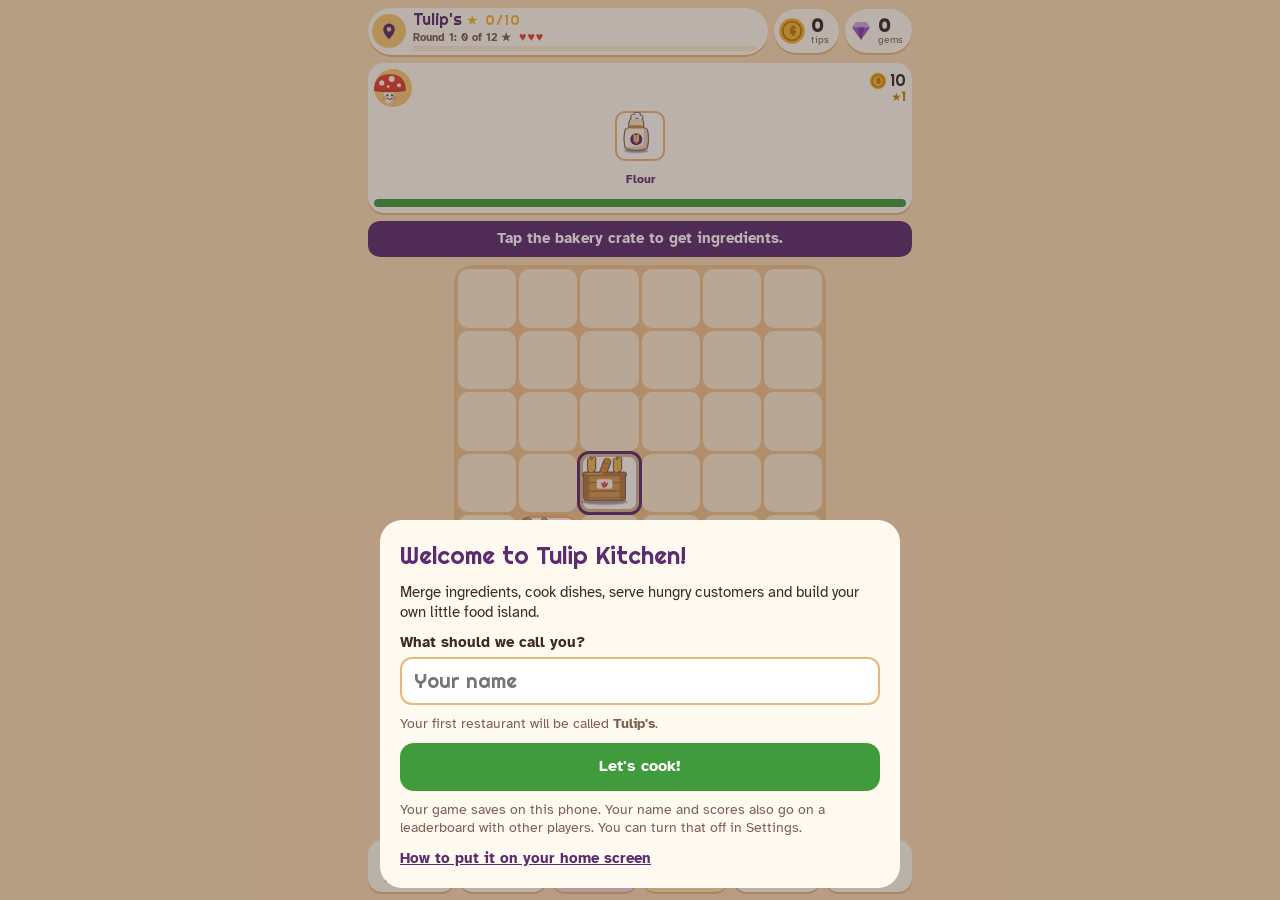
<file: index.html>
<!doctype html>
<html lang="en">
<head>
<meta charset="utf-8">
<meta name="viewport" content="width=device-width, initial-scale=1, viewport-fit=cover">
<title>Tulip Kitchen</title>
<meta name="description" content="A cozy merge and cooking game: cook, serve and build your own food island.">
<meta name="theme-color" content="#f9dcb5">
<link rel="manifest" href="manifest.webmanifest">
<link rel="icon" type="image/png" sizes="48x48" href="icons/favicon-48.png">
<link rel="icon" type="image/png" sizes="192x192" href="icons/icon-192.png">
<link rel="apple-touch-icon" sizes="180x180" href="icons/apple-touch-icon.png">
<meta name="apple-mobile-web-app-title" content="Tulip Kitchen">
<meta name="apple-mobile-web-app-capable" content="yes">
<meta name="mobile-web-app-capable" content="yes">
<link rel="preconnect" href="https://fonts.googleapis.com">
<link rel="preconnect" href="https://fonts.gstatic.com" crossorigin>
<link rel="stylesheet" href="https://fonts.googleapis.com/css2?family=Atkinson+Hyperlegible:wght@400;700&family=Righteous&display=swap">
<link rel="stylesheet" href="css/game.css">
</head>
<body>
<div class="splash" id="splash" aria-hidden="true"><img src="icons/icon-512.png" alt=""><b>Tulip Kitchen</b><span>Cozy cooking on your own island</span></div>
<div id="app">
  <header class="top">
    <div class="brand-wrap">
    <button class="brand" id="brand" aria-label="Your neighbourhood">
      <span class="brand-pin" id="brand-pin"></span>
      <span class="brand-text">
        <span class="brand-city" id="brand-city">Toronto</span>
        <span class="brand-next" id="brand-next"></span>
        <span class="brand-bar"><i id="brand-fill"></i></span>
      </span>
      <i class="dot" id="brand-dot" hidden></i>
    </button>
    <button class="swap" id="swap" aria-label="Switch restaurant" hidden></button>
    </div>
    <div class="pills">
      <div class="pill money" id="money" aria-label="Tips in this restaurant's tip jar"><span class="icon"></span><span class="pill-num"><b id="money-n">0</b><small>tips</small></span></div>
      <button class="pill gems" id="gems" aria-label="Gem shop"><span class="icon"></span><span class="pill-num"><b id="gems-n">0</b><small>gems</small></span><i class="dot" hidden></i></button>
      <button class="pill charges" id="charges" aria-label="Pantry charges">
        <span class="icon"></span><span class="charges-text"><b id="charges-n">0</b><small id="charges-t"></small></span>
      </button>
    </div>
  </header>

  <section class="orders" id="orders" aria-label="Customer orders"></section>

  <div class="tip" id="tip" hidden></div>

  <main class="board-wrap">
    <div class="board" id="board" aria-label="Merge board"></div>
    <div class="toast" id="toast" role="status" hidden></div>
  </main>

  <div class="foot">
    <div class="float-stack">
      <div class="chainpop" id="chainpop" hidden></div>
      <div class="abilities" id="abilities" hidden></div>
      <div class="info" id="info" hidden></div>
    </div>
    <nav class="nav">
      <button class="nav-btn" id="nav-restaurant"><span class="nav-icon"></span><span>Restaurant</span><i class="dot" hidden></i></button>
      <button class="nav-btn" id="nav-recipes"><span class="nav-icon"></span><span>Recipes</span></button>
      <button class="nav-btn today" id="nav-today"><span class="nav-icon"></span><span>Today</span><i class="dot" hidden></i></button>
      <button class="nav-btn hint" id="hint-btn"><span class="nav-icon"></span><span>Hint</span></button>
      <button class="nav-btn" id="nav-badges"><span class="nav-icon"></span><span>Badges</span></button>
      <button class="nav-btn" id="settings-btn"><span class="nav-icon"></span><span>Settings</span></button>
    </nav>
  </div>
</div>

<div class="celebrate" id="celebrate" hidden>
  <div class="cele-card" role="dialog" aria-live="polite">
    <p class="cele-title"></p>
    <div class="cele-art"></div>
    <p class="cele-name"></p>
    <p class="cele-line"></p>
    <p class="cele-reward"></p>
    <p class="cele-tap">Tap to carry on</p>
  </div>
</div>

<div class="sheet" id="today" hidden>
  <div class="sheet-card" role="dialog" aria-labelledby="today-title">
    <h2 id="today-title">Today</h2>
    <p class="muted small">Fresh every day. Missing a day never costs you anything.</p>
    <ul class="list" id="today-list"></ul>
    <button class="btn ghost" data-close>Close</button>
  </div>
</div>

<div class="sheet" id="leaders" hidden>
  <div class="sheet-card" role="dialog" aria-labelledby="board-title">
    <h2 id="board-title">Leaderboard</h2>
    <div class="modes board-tabs" id="board-tabs"></div>
    <div class="modes" id="board-modes"></div>
    <p class="muted small" id="board-about"></p>
    <ol class="board-list" id="board-list"></ol>
    <p class="board-me" id="board-me"></p>
    <button class="btn ghost" data-close>Close</button>
  </div>
</div>

<div class="sheet" id="board-join" hidden>
  <div class="sheet-card" role="dialog" aria-labelledby="join-title">
    <h2 id="join-title">You're on the leaderboard!</h2>
    <p>See who is cooking the best in every game, and earn new badges for finishing on top.</p>
    <p class="muted small">Your name, your best scores and how long you play are shared with the other players. Nothing else is. You can turn this off any time in Settings.</p>
    <button class="btn primary" id="join-yes">Got it</button>
    <button class="btn ghost" id="join-no">Turn it off</button>
  </div>
</div>

<div class="sheet" id="trivia" hidden>
  <div class="sheet-card" role="dialog" aria-labelledby="trivia-title">
    <h2 id="trivia-title">Daily food trivia</h2>
    <p class="trivia-q" id="trivia-q"></p>
    <div class="trivia-opts" id="trivia-opts"></div>
    <div class="trivia-result" id="trivia-result" hidden></div>
    <button class="btn ghost" data-close>Close</button>
  </div>
</div>

<div class="sheet" id="prizes" hidden>
  <div class="sheet-card shop" role="dialog" aria-labelledby="prizes-title">
    <div class="shop-top">
      <h2 id="prizes-title">Gem shop</h2>
      <span class="shop-gems" id="prize-count"></span>
    </div>
    <div class="shop-tabs" role="tablist">
      <button class="shop-tab on" role="tab" data-shop-tab="shop">Shop</button>
      <button class="shop-tab" role="tab" data-shop-tab="missions">Missions <i class="dot" id="mission-dot" hidden></i></button>
    </div>
    <div class="shop-pane" id="shop-pane">
      <div id="shop-special"></div>
      <h3>Boosts</h3>
      <p class="muted small" id="shop-boost-note">Help with your next few customers. One at a time.</p>
      <div class="shop-grid" id="shop-boosts"></div>
      <h3>Pantry</h3>
      <div class="shop-grid" id="shop-pantry"></div>
      <h3 id="shop-decor-title">Decorations</h3>
      <div class="rest-art shop-preview" id="shop-preview"></div>
      <p class="muted small" id="shop-preview-note"></p>
      <div class="shop-grid" id="shop-decor"></div>
      <h3>Use gems while you cook</h3>
      <div class="shop-abilities" id="shop-abilities"></div>
    </div>
    <div class="shop-pane" id="mission-pane" hidden>
      <p class="muted small" id="mission-count"></p>
      <ul class="list" id="mission-list"></ul>
    </div>
    <button class="btn ghost" data-close>Close</button>
  </div>
</div>

<div class="game" id="game" hidden>
  <div class="game-top">
    <button class="btn ghost" id="game-leave">Leave</button>
    <b id="game-title"></b>
    <span id="game-status"></span>
  </div>
  <div class="game-stage" id="game-stage"></div>
</div>

<div class="kitchen" id="kitchen" hidden>
  <div class="game-top">
    <button class="btn ghost" id="k-leave">Leave</button>
    <b id="k-title"></b>
    <span id="k-stat"></span>
  </div>
  <div class="k-stage" id="k-stage">
    <div class="k-scene"></div>
    <div class="k-card" id="k-card" hidden></div>
  </div>
</div>

<div class="sheet" id="hood" hidden>
  <div class="sheet-card island-card" role="dialog" aria-label="Your island">
    <div class="isl-top">
      <label class="hood-name"><input id="hood-name" maxlength="22" aria-label="Your island's name"><span class="pencil" aria-hidden="true">✎</span></label>
      <button class="isl-x" data-close aria-label="Close">×</button>
    </div>
    <div class="isl-stats" id="isl-stats"></div>
    <div class="isl-mapwrap">
      <div class="isl-map" id="isl-map"></div>
      <div class="isl-tools left">
        <button class="isl-tool" data-isl-turn="-1" aria-label="Turn the map left">⟲</button>
        <button class="isl-tool" data-isl-turn="1" aria-label="Turn the map right">⟳</button>
      </div>
      <div class="isl-tools">
        <button class="isl-tool" id="isl-full" aria-label="Show the map full screen">⛶</button>
        <button class="isl-tool" id="isl-night" aria-label="Switch to night">☾</button>
      </div>
      <div class="isl-banner" id="isl-banner" hidden></div>
    </div>
    <div class="isl-tabs" role="tablist">
      <button class="isl-tab" data-isl-tab="build">Build</button>
      <button class="isl-tab" data-isl-tab="decor">Decorate</button>
      <button class="isl-tab" data-isl-tab="events">Events</button>
      <button class="isl-tab" data-isl-tab="shops">Restaurants</button>
    </div>
    <div class="isl-panel" id="isl-panel"></div>
    <button class="btn ghost" data-close>Close</button>
  </div>
</div>

<div class="sheet" id="switch" hidden>
  <div class="sheet-card" role="dialog" aria-labelledby="switch-title">
    <h2 id="switch-title">Your restaurants</h2>
    <p class="muted small">Pick where to cook. Each restaurant keeps its own board, stars and tip jar.</p>
    <ul class="list" id="switch-list"></ul>
    <button class="btn ghost" id="switch-island">See them on your island</button>
    <button class="btn ghost" data-close>Close</button>
  </div>
</div>

<div class="sheet" id="restaurant" hidden>
  <div class="sheet-card" role="dialog" aria-labelledby="rest-title">
    <div class="rest-photo">
      <div class="rest-head"><h2 id="rest-title">Your restaurant</h2><button class="btn rest-switch" id="rest-switch" hidden>Switch</button></div>
      <div class="rest-art" id="rest-art"></div>
      <p class="muted small" id="rest-caption"></p>
    </div>
    <div id="rest-kitchen"></div>
    <div class="rounds" id="rest-rounds"></div>
    <p class="muted small" id="rest-count"></p>
    <ul class="list" id="rest-list"></ul>
    <button class="btn ghost" data-close>Close</button>
  </div>
</div>

<div class="sheet" id="recipes" hidden>
  <div class="sheet-card" role="dialog" aria-labelledby="recipes-title">
    <h2 id="recipes-title">Recipe book</h2>
    <p class="muted small" id="recipe-count"></p>
    <ul class="list" id="recipe-list"></ul>
    <button class="btn ghost" data-close>Close</button>
  </div>
</div>

<div class="sheet" id="badges" hidden>
  <div class="sheet-card" role="dialog" aria-labelledby="badges-title">
    <h2 id="badges-title">Badges</h2>
    <p class="muted small" id="badge-count"></p>
    <ul class="list" id="badge-list"></ul>
    <button class="btn ghost" data-close>Close</button>
  </div>
</div>

<div class="sheet" id="refill" hidden>
  <div class="sheet-card" role="dialog" aria-labelledby="refill-title">
    <h2 id="refill-title">Pantry charges</h2>
    <p class="big-count"><b id="rf-charges">0</b> / <span id="rf-max">0</span></p>
    <p id="rf-timer" class="muted"></p>
    <button class="btn primary" id="rf-free"></button>
    <button class="btn" id="rf-buy"></button>
    <button class="btn" id="rf-gems"></button>
    <p id="rf-note" class="muted small"></p>
    <button class="btn ghost" data-close>Close</button>
  </div>
</div>

<div class="sheet" id="welcome" data-keep hidden>
  <div class="sheet-card" role="dialog" aria-labelledby="welcome-title">
    <h2 id="welcome-title">Welcome to Tulip Kitchen!</h2>
    <p>Merge ingredients, cook dishes, serve hungry customers and build your own little food island.</p>
    <form id="welcome-form" class="welcome-form">
      <label class="name-field"><span>What should we call you?</span><input id="welcome-name" maxlength="16" autocomplete="given-name" placeholder="Your name"></label>
      <p class="muted small" id="welcome-preview"></p>
      <button class="btn primary" type="submit">Let's cook!</button>
    </form>
    <p class="muted small" id="welcome-privacy">Your game saves on this phone only. Nothing is sent anywhere.</p>
    <p class="install-row"><button class="btn" type="button" data-install hidden>Add to home screen</button><a class="install-link" href="install.html" data-install-guide>How to put it on your home screen</a></p>
  </div>
</div>

<div class="sheet" id="settings" hidden>
  <div class="sheet-card" role="dialog" aria-labelledby="settings-title">
    <h2 id="settings-title">Settings</h2>
    <label class="name-field"><span>Your name</span><input id="set-name" maxlength="16" autocomplete="given-name" placeholder="Your name"></label>
    <label class="toggle"><span>Vibration</span><input type="checkbox" id="set-vibrate"></label>
    <label class="toggle"><span>Nudge me when I'm idle</span><input type="checkbox" id="set-nudge"></label>

    <h3>Today's mood</h3>
    <p class="muted small">How busy should your restaurants feel? Change it any time.</p>
    <div class="moods" id="set-mood" role="radiogroup" aria-label="Today's mood"></div>

    <div id="set-board" hidden>
      <h3>Leaderboard</h3>
      <label class="toggle"><span>Share my scores and play time</span><input type="checkbox" id="set-share"></label>
      <p class="muted small">On by default. Shares your name, your best scores and how long you play with other players. Nothing else.</p>
    </div>

    <h3>On your phone</h3>
    <p class="install-row"><button class="btn" type="button" data-install hidden>Add to home screen</button><a class="install-link" href="install.html" data-install-guide>How to put it on your home screen</a></p>

    <h3>Tell us what you think</h3>
    <p class="muted small">Found a bug, or have an idea for the game? We'd love to hear it.</p>
    <div class="btn-row"><a class="btn" id="feedback" href="#">Send feedback</a><button class="btn ghost" type="button" id="feedback-copy">Copy email address</button></div>

    <h3>Backup</h3>
    <p class="muted small">The game saves on this phone by itself. A backup keeps your progress safe if the browser is ever cleared.</p>
    <div class="btn-row">
      <button class="btn" id="bk-copy">Copy backup code</button>
      <button class="btn" id="bk-download">Save backup file</button>
    </div>
    <details id="restore">
      <summary>Restore a backup</summary>
      <textarea id="bk-text" rows="3" placeholder="Paste a backup code here" aria-label="Backup code"></textarea>
      <div class="btn-row">
        <button class="btn" id="bk-restore">Restore from code</button>
        <label class="btn file-btn">Restore from file<input type="file" id="bk-file" accept=".txt,.json,text/plain,application/json"></label>
      </div>
    </details>

    <h3>Start over</h3>
    <button class="btn danger" id="reset">Start a new game</button>

    <p class="muted small version">Tulip Kitchen</p>
    <button class="btn ghost" data-close>Close</button>
  </div>
</div>

<script type="module" src="js/main.js"></script>
</body>
</html>
</file>
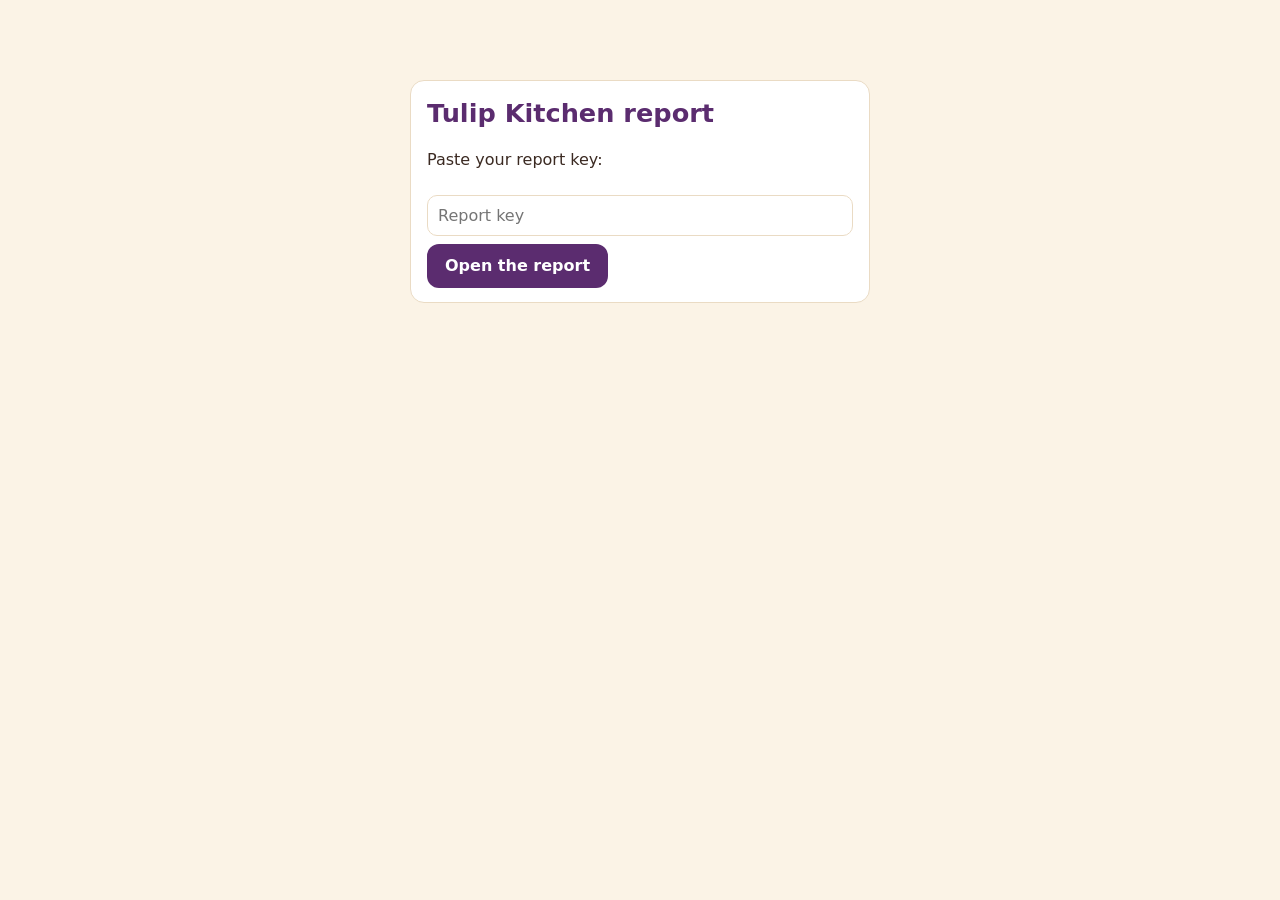
<file: admin.html>
<!doctype html>
<html lang="en">
<head>
<meta charset="utf-8">
<meta name="viewport" content="width=device-width, initial-scale=1">
<meta name="robots" content="noindex, nofollow">
<title>Tulip Kitchen: how it's being played</title>
<style>
  :root { --ink: #3b2a22; --muted: #7a5f52; --bg: #fbf3e6; --card: #fff; --edge: #eadbc4; --eggplant: #5b2c6f; --good: #2f8a3a; --hard: #d7372a; --easy: #d98a00; --thin: #8a8a8a; }
  * { box-sizing: border-box; }
  body { margin: 0; background: var(--bg); color: var(--ink); font: 16px/1.45 system-ui, -apple-system, 'Segoe UI', sans-serif; }
  main { max-width: 980px; margin: 0 auto; padding: 20px 16px 60px; }
  h1 { margin: 0 0 4px; font-size: 1.6rem; color: var(--eggplant); }
  h2 { margin: 28px 0 8px; font-size: 1.25rem; }
  p.muted, .muted { color: var(--muted); }
  .card { background: var(--card); border: 1px solid var(--edge); border-radius: 14px; padding: 14px 16px; margin: 10px 0; overflow-x: auto; }
  .big { display: flex; gap: 12px; flex-wrap: wrap; }
  .big > div { flex: 1 1 140px; background: var(--card); border: 1px solid var(--edge); border-radius: 14px; padding: 12px 14px; }
  .big b { display: block; font-size: 1.7rem; color: var(--eggplant); }
  table { border-collapse: collapse; width: 100%; font-size: .93rem; }
  th, td { text-align: left; padding: 7px 8px; border-bottom: 1px solid var(--edge); white-space: nowrap; }
  th { font-size: .78rem; text-transform: uppercase; letter-spacing: .04em; color: var(--muted); }
  td.num, th.num { text-align: right; }
  .tabs { display: flex; gap: 6px; flex-wrap: wrap; margin: 8px 0; }
  .tabs button, select { border: 0; border-radius: 999px; padding: 7px 14px; font: inherit; font-weight: 600; background: #fff; color: var(--muted); border: 1px solid var(--edge); cursor: pointer; }
  .tabs button.on { background: var(--eggplant); color: #fff; border-color: var(--eggplant); }
  .chip { display: inline-block; padding: 2px 10px; border-radius: 999px; font-weight: 700; font-size: .82rem; color: #fff; }
  .chip.good { background: var(--good); } .chip.hard { background: var(--hard); } .chip.easy { background: var(--easy); } .chip.thin { background: var(--thin); }
  .rate { position: relative; width: 150px; height: 14px; background: #f1e6d3; border-radius: 7px; display: inline-block; vertical-align: middle; }
  .rate i { position: absolute; top: 0; bottom: 0; left: 0; border-radius: 7px; background: var(--eggplant); }
  .rate u { position: absolute; top: -3px; bottom: -3px; background: #2f8a3a33; border: 1px solid #2f8a3a; border-radius: 4px; }
  .hint { color: var(--muted); font-size: .85rem; white-space: normal; }
  .row { display: flex; gap: 10px; align-items: center; flex-wrap: wrap; }
  .gate { max-width: 460px; margin: 60px auto; }
  input { font: inherit; padding: 8px 10px; border: 1px solid var(--edge); border-radius: 10px; width: 100%; margin: 8px 0; }
  .btn { background: var(--eggplant); color: #fff; border: 0; border-radius: 12px; padding: 10px 18px; font: inherit; font-weight: 700; cursor: pointer; }
  details summary { cursor: pointer; color: var(--eggplant); font-weight: 600; }
</style>
</head>
<body>
<main id="app"><p class="muted">Loading...</p></main>
<script type="module">
import { CONFIG } from './data/config.js';
import { CITIES } from './data/cities.js';
import { HOLES } from './data/minigolf.js';
import { TRIVIA } from './data/trivia.js';
import { MOODS } from './data/moods.js';

const app = document.getElementById('app');
const esc = s => String(s).replace(/[&<>"]/g, c => ({ '&': '&amp;', '<': '&lt;', '>': '&gt;', '"': '&quot;' }[c]));
const KEY_STORE = 'tulip-kitchen-admin-key';

// The key comes in the link (after the #) the first time, then stays on this computer.
let key = '';
try {
  const m = location.hash.match(/key=([^&]+)/);
  if (m) { localStorage.setItem(KEY_STORE, decodeURIComponent(m[1])); history.replaceState(null, '', location.pathname); }
  key = localStorage.getItem(KEY_STORE) || '';
} catch { /* storage blocked */ }

const GAMES = [
  ['merge', 'Restaurant rounds'], ['kitchen', 'Cooking shifts'], ['skee', 'Skee ball'], ['match', 'Food match'], ['golf', 'Mini golf'], ['trivia', 'Trivia'],
];
const AREA_NAMES = { merge: 'Restaurant and island', kitchen: 'Cooking shifts', skee: 'Skee ball', match: 'Food match', golf: 'Mini golf', game: 'Mini games' };
const MODE_NAMES = { relaxed: 'Relaxed', challenge: 'Challenge' };

let data = null, game = 'merge', mood = '', days = 0;

const mins = s => (s >= 3600 ? `${(s / 3600).toFixed(1)} hr` : s >= 60 ? `${Math.round(s / 60)} min` : `${s} sec`);
const ago = t => { if (!t) return ''; const d = Math.floor((Date.now() - t) / 86400000); return d <= 0 ? 'today' : d === 1 ? 'yesterday' : `${d} days ago`; };

function levelLabel(g, l) {
  if (g === 'merge') { const [c, n] = l.split(':'); const city = CITIES.find(x => x.id === c); return `${city ? city.cuisine : c} · ${n === 'crazy' ? 'Crazy mode' : `Round ${n}`}`; }
  if (g === 'kitchen') return `Shift ${l.slice(1)}`;
  if (g === 'golf') { const h = HOLES.find(x => x.id === l); return h ? `Hole ${HOLES.indexOf(h) + 1}: ${h.name}` : l; }
  if (g === 'trivia') { const q = TRIVIA[+l.slice(1)]; return q ? `Q${+l.slice(1) + 1}: ${q.q}` : l; }
  return MODE_NAMES[l] || l;
}
function levelOrder(g, l) {
  if (g === 'merge') { const [c, n] = l.split(':'); return CITIES.findIndex(x => x.id === c) * 100 + (n === 'crazy' ? 99 : +n); }
  if (g === 'kitchen') return +l.slice(1);
  if (g === 'golf') return HOLES.findIndex(x => x.id === l);
  if (g === 'trivia') return +l.slice(1);
  return l === 'relaxed' ? 0 : 1;
}

// What to tell Claude when a level is off. Plain language.
const HINTS = {
  merge: { hard: 'Ask Claude to lower the stars needed, or give customers more time, for this round.', easy: 'Ask Claude to raise the stars needed, or shorten the customers\' patience, for this round.' },
  kitchen: { hard: 'Ask Claude to give customers more patience or fewer customers in this shift.', easy: 'Ask Claude to add more customers or less patience to this shift.' },
  skee: { hard: 'Ask Claude to make the rings bigger or lower the winning score.', easy: 'Ask Claude to shrink the rings or raise the winning score.' },
  match: { hard: 'Ask Claude to give more time or fewer pairs.', easy: 'Ask Claude to give less time or more pairs.' },
  golf: { hard: 'Ask Claude to ease this hole (a wider cup, a gentler obstacle, or a higher par).', easy: 'Ask Claude to make this hole trickier or lower its par.' },
  trivia: { hard: 'Ask Claude to make this question easier or its wrong answers less tricky.', easy: 'Ask Claude to make this question harder.' },
};
const VERDICT = { good: 'Just right', hard: 'Too hard', easy: 'Too easy', thin: 'Not enough plays yet' };

async function load() {
  const url = CONFIG.cloud?.url;
  if (!url) { app.innerHTML = '<div class="card gate"><h1>Not switched on yet</h1><p>The game has no leaderboard address yet, so nothing is being collected.</p></div>'; return; }
  if (!key) { gate(); return; }
  app.innerHTML = '<p class="muted">Loading...</p>';
  try {
    const q = new URLSearchParams({ a: 'report', key, mood, days });
    const r = await fetch(`${url}?${q}`);
    data = await r.json();
  } catch { data = null; }
  if (!data || !data.ok) { gate(data ? 'That key was not accepted.' : 'Could not reach the sheet. Check your connection and try again.'); return; }
  draw();
}
function gate(msg = '') {
  app.innerHTML = `<div class="card gate"><h1>Tulip Kitchen report</h1><p class="muted">${esc(msg)}</p>
    <p>Paste your report key:</p><input id="k" placeholder="Report key" autocomplete="off"><button class="btn" id="go">Open the report</button></div>`;
  document.getElementById('go').onclick = () => { key = document.getElementById('k').value.trim(); try { localStorage.setItem(KEY_STORE, key); } catch { /* fine */ } load(); };
}

function usageHtml() {
  const o = data.usage.overall, players = data.usage.players;
  if (!o.sessions) return '<p class="muted">Nobody has played yet since players joined the leaderboard.</p>';
  const areas = Object.entries(o.areas).sort((a, b) => b[1].secs - a[1].secs);
  const areaCols = areas.map(([a]) => a);
  return `
  <div class="big">
    <div><b>${o.players}</b>players</div>
    <div><b>${o.sessions}</b>play sessions</div>
    <div><b>${mins(o.avgSecs)}</b>average session</div>
    <div><b>${mins(o.totalSecs)}</b>total time played</div>
  </div>
  <h3>By game</h3>
  <div class="card"><table>
    <tr><th>Game</th><th class="num">Players</th><th class="num">Sessions</th><th class="num">Average per session</th><th class="num">Total time</th></tr>
    ${areas.map(([a, v]) => `<tr><td>${AREA_NAMES[a] || a}</td><td class="num">${v.players}</td><td class="num">${v.sessions}</td><td class="num">${mins(v.avgSecs)}</td><td class="num">${mins(v.secs)}</td></tr>`).join('')}
  </table>
  <p class="hint">A "session" is one sitting. Time only counts while someone is touching the screen. One session can include several games, so the game rows add up to the total.</p></div>
  <h3>By person</h3>
  <div class="card"><table>
    <tr><th>Name</th><th class="num">Sessions</th><th class="num">Average session</th><th class="num">Total time</th><th class="num">Days played</th><th>Last played</th>${areaCols.map(a => `<th class="num">${AREA_NAMES[a] || a}</th>`).join('')}</tr>
    ${players.map(p => `<tr><td><b>${esc(p.name)}</b></td><td class="num">${p.sessions}</td><td class="num">${mins(p.avgSecs)}</td><td class="num">${mins(p.totalSecs)}</td><td class="num">${p.days}</td><td>${ago(p.last)}</td>
      ${areaCols.map(a => `<td class="num">${p.areas[a] ? `${mins(p.areas[a].secs)} <span class="muted">(${p.areas[a].sessions}×)</span>` : '<span class="muted">-</span>'}`).join('')}</tr>`).join('')}
  </table></div>`;
}

function levelsHtml() {
  const rows = data.levels.filter(l => l.game === game).sort((a, b) => levelOrder(game, a.level) - levelOrder(game, b.level));
  if (!rows.length) return '<p class="muted">No plays yet for this one.</p>';
  const bad = rows.filter(r => r.verdict === 'hard' || r.verdict === 'easy');
  return `
  ${bad.length ? `<div class="card"><b>Worth a look:</b> ${bad.map(r => `${esc(levelLabel(game, r.level))} (${VERDICT[r.verdict].toLowerCase()})`).join('; ')}</div>` : ''}
  <div class="card"><table>
    <tr><th>${game === 'merge' ? 'Round' : game === 'kitchen' ? 'Shift' : game === 'golf' ? 'Hole' : game === 'trivia' ? 'Question' : 'Mode'}</th><th>Verdict</th><th>Wins</th><th class="num">Tries</th><th class="num">Players</th><th class="num">Won first try</th><th class="num">Gave up</th><th class="num">Stuck</th><th class="num">Typical time (wins)</th></tr>
    ${rows.map(r => `<tr><td style="white-space:normal;min-width:160px"><b>${esc(levelLabel(game, r.level))}</b>${r.verdict === 'hard' || r.verdict === 'easy' ? `<div class="hint">${HINTS[game][r.verdict]}</div>` : ''}</td>
      <td><span class="chip ${r.verdict}">${VERDICT[r.verdict]}</span></td>
      <td><span class="rate"><u style="left:${r.target[0]}%;width:${r.target[1] - r.target[0]}%"></u><i style="width:${r.passRate}%"></i></span> ${r.passRate}%</td>
      <td class="num">${r.tries}</td><td class="num">${r.players}</td><td class="num">${r.firstTryRate}%</td><td class="num">${r.leave}</td><td class="num">${r.stuck}</td>
      <td class="num">${game === 'trivia' || !r.medianSecs ? '-' : mins(r.medianSecs)}</td></tr>`).join('')}
  </table>
  <p class="hint">The green band on each bar is the share of wins we're aiming for at that point in the game (easier early on, harder later). "Gave up" means they left before finishing. "Stuck" means a player tried three or more times without winning. Rounds and shifts are judged separately for each mood, so pick a mood above if people use different ones.</p></div>`;
}

function draw() {
  const moods = Object.entries(data.moods || {});
  app.innerHTML = `
  <h1>How Tulip Kitchen is being played</h1>
  <p class="muted">Only people who joined the leaderboard are counted. Updated ${new Date(data.generated).toLocaleString()}.</p>
  <div class="row"><label>Show: <select id="days"><option value="0">All time</option><option value="7">Last 7 days</option><option value="30">Last 30 days</option></select></label>
  <button class="btn" id="refresh">Refresh</button></div>
  <h2>Who is playing, and for how long</h2>
  ${usageHtml()}
  <h2>Is each game the right difficulty?</h2>
  <div class="tabs" id="games">${GAMES.map(([g, n]) => `<button data-g="${g}" class="${g === game ? 'on' : ''}">${n}</button>`).join('')}</div>
  ${(game === 'merge' || game === 'kitchen') && moods.length ? `<div class="row"><label>Mood: <select id="mood"><option value="">All moods</option>${moods.map(([m, n]) => `<option value="${m}"${m === mood ? ' selected' : ''}>${esc(MOODS.find(x => x.id === m)?.name || m)} (${n} plays)</option>`).join('')}</select></label></div>` : ''}
  ${levelsHtml()}
  <h2>Taking someone off the leaderboard</h2>
  <p class="muted">Open the Google Sheet, go to the <b>Players</b> tab and tick the <b>hidden</b> column on their row (type TRUE). They disappear from every board straight away.</p>`;
  document.getElementById('days').value = String(days);
  document.getElementById('days').onchange = e => { days = +e.target.value; load(); };
  document.getElementById('refresh').onclick = load;
  document.getElementById('games').onclick = e => { const b = e.target.closest('[data-g]'); if (b) { game = b.dataset.g; draw(); } };
  const ms = document.getElementById('mood');
  if (ms) ms.onchange = e => { mood = e.target.value; load(); };
}

load();
</script>
</body>
</html>
</file>
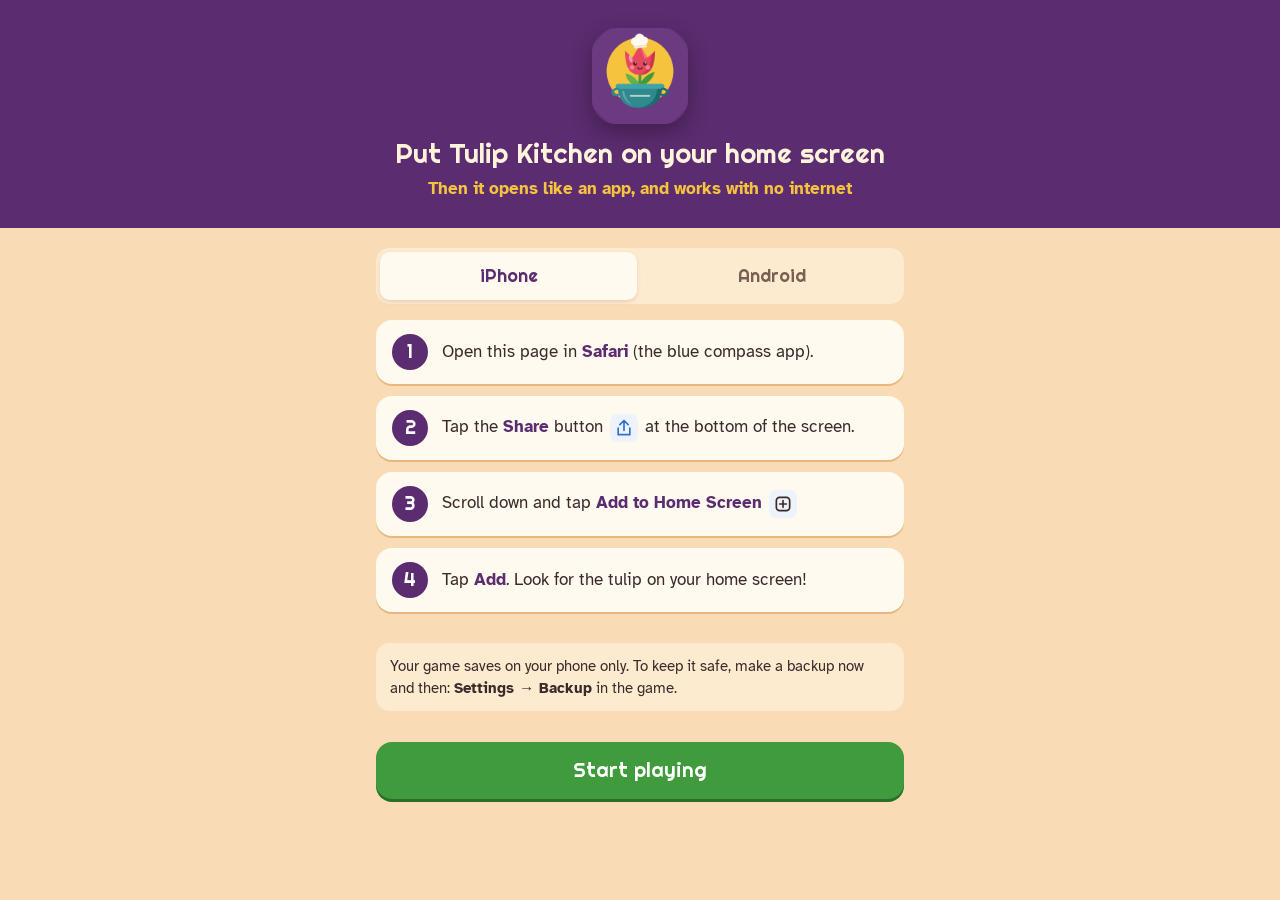
<file: install.html>
<!doctype html>
<html lang="en">
<head>
<meta charset="utf-8">
<meta name="viewport" content="width=device-width, initial-scale=1, viewport-fit=cover">
<title>Put Tulip Kitchen on your home screen</title>
<meta name="theme-color" content="#5b2c6f">
<link rel="icon" type="image/png" sizes="48x48" href="icons/favicon-48.png">
<link rel="apple-touch-icon" sizes="180x180" href="icons/apple-touch-icon.png">
<link rel="stylesheet" href="https://fonts.googleapis.com/css2?family=Atkinson+Hyperlegible:wght@400;700&family=Righteous&display=swap">
<style>
/* How to add Tulip Kitchen to a phone's home screen: one page, two sets of steps, in the game's colours. */
:root { --sun: #f9dcb5; --card: #fffaf0; --panel: #fdebd0; --ink: #3a2a2a; --muted: #7a5f52; --eggplant: #5b2c6f; --gold: #f6c33e; --leaf: #3f9b3c; --edge: #e7b77c;
  --display: "Righteous", "Arial Rounded MT Bold", "Trebuchet MS", sans-serif; --body: "Atkinson Hyperlegible", "Helvetica Neue", Arial, sans-serif; }
* { box-sizing: border-box; }
body { margin: 0; background: var(--sun); color: var(--ink); font-family: var(--body); font-size: 17px; line-height: 1.45; }
header { background: var(--eggplant); color: #fff3dc; text-align: center; padding: max(28px, env(safe-area-inset-top)) 20px 26px; display: flex; flex-direction: column; align-items: center; gap: 8px; }
header img { width: 96px; height: 96px; border-radius: 24px; box-shadow: 0 8px 22px rgba(0, 0, 0, .3); }
h1 { font-family: var(--display); font-weight: 400; font-size: 1.7rem; margin: 6px 0 0; line-height: 1.15; }
header p { margin: 0; color: var(--gold); font-weight: 700; }
main { max-width: 560px; margin: 0 auto; padding: 20px max(16px, env(safe-area-inset-right)) 40px max(16px, env(safe-area-inset-left)); display: flex; flex-direction: column; gap: 16px; }
.tabs { display: grid; grid-template-columns: 1fr 1fr; gap: 6px; background: var(--panel); border-radius: 14px; padding: 4px; }
.tabs button { border: 0; border-radius: 10px; min-height: 48px; background: transparent; font-family: var(--display); font-size: 1.1rem; color: var(--muted); cursor: pointer; }
.tabs button[aria-selected="true"] { background: var(--card); color: var(--eggplant); box-shadow: 0 2px 4px rgba(122, 59, 31, .15); }
.steps { list-style: none; margin: 0; padding: 0; display: flex; flex-direction: column; gap: 12px; counter-reset: step; }
.steps li { background: var(--card); border-radius: 16px; box-shadow: 0 2px 0 var(--edge); padding: 14px 16px; display: flex; gap: 14px; align-items: center; counter-increment: step; }
.steps li::before { content: counter(step); flex: none; width: 36px; height: 36px; border-radius: 50%; background: var(--eggplant); color: #fff; font-family: var(--display); font-size: 1.2rem; display: grid; place-items: center; }
.steps b { color: var(--eggplant); }
.sym { display: inline-grid; place-items: center; vertical-align: -6px; width: 28px; height: 28px; border-radius: 7px; background: #eef3fb; margin: 0 2px; }
.sym svg { width: 20px; height: 20px; }
.note { background: var(--panel); border-radius: 14px; padding: 12px 14px; font-size: .95rem; }
.play { display: block; text-align: center; background: var(--leaf); color: #fff; text-decoration: none; font-family: var(--display); font-size: 1.25rem; border-radius: 16px; padding: 14px; box-shadow: 0 3px 0 #2a6e2a; }
[hidden] { display: none !important; }
</style>
</head>
<body>
<header>
  <img src="icons/icon-512.png" alt="">
  <h1>Put Tulip Kitchen on your home screen</h1>
  <p>Then it opens like an app, and works with no internet</p>
</header>
<main>
  <div class="tabs" role="tablist">
    <button role="tab" id="t-iphone" aria-selected="true" aria-controls="p-iphone">iPhone</button>
    <button role="tab" id="t-android" aria-selected="false" aria-controls="p-android">Android</button>
  </div>

  <ol class="steps" id="p-iphone" role="tabpanel" aria-labelledby="t-iphone">
    <li><span>Open this page in <b>Safari</b> (the blue compass app).</span></li>
    <li><span>Tap the <b>Share</b> button <span class="sym"><svg viewBox="0 0 24 24" fill="none" stroke="#2f6fd6" stroke-width="2" stroke-linecap="round" stroke-linejoin="round"><path d="M12 3v12M7 8l5-5 5 5M5 12v8h14v-8"/></svg></span> at the bottom of the screen.</span></li>
    <li><span>Scroll down and tap <b>Add to Home Screen</b> <span class="sym"><svg viewBox="0 0 24 24" fill="none" stroke="#3a2a2a" stroke-width="2" stroke-linecap="round"><rect x="4" y="4" width="16" height="16" rx="4"/><path d="M12 8v8M8 12h8"/></svg></span></span></li>
    <li><span>Tap <b>Add</b>. Look for the tulip on your home screen!</span></li>
  </ol>

  <ol class="steps" id="p-android" role="tabpanel" aria-labelledby="t-android" hidden>
    <li><span>Open this page in <b>Chrome</b>.</span></li>
    <li><span>Tap the <b>menu</b> <span class="sym"><svg viewBox="0 0 24 24" fill="#3a2a2a"><circle cx="12" cy="5" r="2"/><circle cx="12" cy="12" r="2"/><circle cx="12" cy="19" r="2"/></svg></span> in the top corner.</span></li>
    <li><span>Tap <b>Add to Home screen</b> or <b>Install app</b>.</span></li>
    <li><span>Tap <b>Install</b>. Look for the tulip on your home screen!</span></li>
  </ol>

  <p class="note">Your game saves on your phone only. To keep it safe, make a backup now and then: <b>Settings → Backup</b> in the game.</p>
  <a class="play" href="./">Start playing</a>
</main>
<script>
  // Show the steps for the phone she's on first; the tabs switch between them.
  const show = which => {
    for (const k of ['iphone', 'android']) {
      document.getElementById('t-' + k).setAttribute('aria-selected', String(k === which));
      document.getElementById('p-' + k).hidden = k !== which;
    }
  };
  document.getElementById('t-iphone').onclick = () => show('iphone');
  document.getElementById('t-android').onclick = () => show('android');
  if (/android/i.test(navigator.userAgent)) show('android');
</script>
</body>
</html>
</file>
<file: css/game.css>
/* Tulip Kitchen: sunny poster look.
   One fixed palette on purpose (the game has a single look, no dark mode).
   Layout: header, three order cards, a tip line, the board filling the middle, an info bar. */
:root {
  --sun-bg: #f9dcb5;
  --panel: #fdebd0;
  --board: #f0c48c;
  --card: #fffaf0;
  --ink: #3a2a2a;
  --muted: #7a5f52;
  --eggplant: #5b2c6f;
  --teal: #2f8a8f;
  --tomato: #e2412f;
  --leaf: #3f9b3c;
  --gold: #f6b62e;
  --edge: #e7b77c;
  --display: "Righteous", "Arial Rounded MT Bold", "Trebuchet MS", sans-serif;
  --body: "Atkinson Hyperlegible", "Helvetica Neue", Arial, sans-serif;
  color-scheme: light;
}

* { box-sizing: border-box; }
[hidden] { display: none !important; }
html, body { height: 100%; margin: 0; }
body {
  background: var(--sun-bg);
  color: var(--ink);
  font-family: var(--body);
  font-size: 15px;
  line-height: 1.35;
  overscroll-behavior: none;
  -webkit-user-select: none;
  user-select: none;
  -webkit-tap-highlight-color: transparent;
  overflow: hidden;
}
button { font: inherit; color: inherit; }
button:focus-visible, summary:focus-visible, .file-btn:focus-within { outline: 3px solid var(--eggplant); outline-offset: 2px; }

#app {
  height: 100%;
  max-width: 560px;
  margin: 0 auto;
  display: flex;
  flex-direction: column;
  gap: 8px;
  padding-top: max(8px, env(safe-area-inset-top, 0px));
  padding-bottom: max(8px, env(safe-area-inset-bottom, 0px));
  padding-left: max(8px, env(safe-area-inset-left, 0px));
  padding-right: max(8px, env(safe-area-inset-right, 0px));
}

/* ---------- header ---------- */
.top { display: flex; align-items: center; gap: 6px; min-height: 44px; }
/* City chip: where she is cooking, and how close the next restaurant upgrade is. */
.brand {
  position: relative; flex: 1; min-width: 0; display: flex; align-items: center; gap: 7px;
  background: var(--card); border: 0; border-radius: 999px; padding: 4px 12px 4px 4px; min-height: 44px;
  box-shadow: 0 2px 0 var(--edge); cursor: pointer; text-align: left;
}
.brand-pin { width: 34px; height: 34px; flex: none; border-radius: 50%; background: #f7c873; display: grid; place-items: center; color: var(--eggplant); }
.brand-pin svg { width: 20px; height: 20px; }
.brand-text { flex: 1; min-width: 0; display: flex; flex-direction: column; gap: 2px; line-height: 1.05; }
.brand-city { font-family: var(--display); font-size: 1rem; color: var(--eggplant); white-space: nowrap; overflow: hidden; text-overflow: ellipsis; }
.brand-next { font-size: .66rem; font-weight: 700; color: var(--muted); white-space: nowrap; overflow: hidden; text-overflow: ellipsis; }
.brand-bar { height: 5px; border-radius: 3px; background: var(--panel); overflow: hidden; }
.brand-bar i { display: block; height: 100%; width: 0; border-radius: 3px; background: var(--leaf); transition: width .4s ease; }
.brand .dot { top: 4px; right: 6px; }
/* Switch restaurant: once a second restaurant opens, the round badge at the start of the chip becomes its own button. */
.brand-wrap { position: relative; flex: 1; min-width: 0; display: flex; }
.swap {
  position: absolute; left: 0; top: 0; bottom: 0; width: 46px; border: 0; padding: 0 0 0 4px; background: none; cursor: pointer;
  display: flex; align-items: center;
}
.swap svg { width: 34px; height: 34px; padding: 7px; box-sizing: border-box; border-radius: 50%; background: var(--eggplant); color: #fff8ec; box-shadow: 0 0 0 2px #f7c873; }
.swap[hidden] { display: none; }
.shop-pic { flex: none; width: 52px; height: 52px; border-radius: 12px; overflow: hidden; background: #a6dcea; }
.shop-pic svg { width: 100%; height: 100%; display: block; }
.rest-head { display: flex; align-items: center; gap: 8px; }
.rest-head h2 { flex: 1; min-width: 0; }
.rest-switch { flex: none; min-height: 40px; padding: 0 14px; gap: 6px; color: var(--eggplant); }
.rest-switch svg { width: 18px; height: 18px; }
.rest-switch[hidden] { display: none; }
.dot { position: absolute; top: -2px; right: -12px; width: 11px; height: 11px; border-radius: 50%; background: var(--tomato); box-shadow: 0 0 0 2px var(--sun-bg); }
.city { font-size: .78rem; font-weight: 700; letter-spacing: .08em; text-transform: uppercase; color: var(--muted); }
.pills { display: flex; gap: 6px; }
.pill {
  display: flex; align-items: center; gap: 5px;
  background: var(--card); border: 0; border-radius: 999px;
  padding: 4px 10px 4px 4px; min-height: 44px;
  box-shadow: 0 2px 0 var(--edge);
  font-family: var(--display); font-size: 1.15rem;
  font-variant-numeric: tabular-nums;
}
.pill .icon { width: 28px; height: 28px; flex: none; }
.pill .icon svg { width: 100%; height: 100%; display: block; }
.charges { cursor: pointer; }
.charges-text { display: flex; flex-direction: column; align-items: flex-start; line-height: 1; }
.charges-text small { font-family: var(--body); font-size: .68rem; font-weight: 700; color: var(--muted); margin-top: 2px; }

/* ---------- orders ---------- */
.orders { display: grid; grid-template-columns: repeat(3, minmax(0, 1fr)); gap: 8px; }
.order {
  background: var(--card); border-radius: 16px; padding: 6px;
  box-shadow: 0 2px 0 var(--edge);
  display: grid; grid-template-columns: 38px 1fr; grid-template-rows: 38px auto 30px; gap: 4px;
  align-items: center;
  transition: box-shadow .2s ease;
}
.order.ready { box-shadow: 0 0 0 3px var(--leaf), 0 2px 0 var(--edge); }
.cust { width: 38px; height: 38px; background: #f7c873; border-radius: 50%; overflow: hidden; }
.cust svg { width: 100%; height: 100%; display: block; transform: translateY(3px) scale(1.05); }
.reward {
  justify-self: end; display: flex; align-items: center; gap: 3px;
  font-family: var(--display); font-size: 1rem; font-variant-numeric: tabular-nums;
}
.reward svg { width: 18px; height: 18px; }
.need { grid-column: 1 / -1; display: flex; justify-content: center; gap: 4px; }
.need-item { position: relative; width: 50px; height: 50px; background: #fffdf8; border: 0; border-radius: 10px; padding: 2px; cursor: pointer; }
.need-item.fam-bakery { background: #fffdf8; box-shadow: inset 0 0 0 2px #f5b26b; }
.need-item.fam-dairy { background: #fffdf8; box-shadow: inset 0 0 0 2px #86c6dc; }
.need-item.picked { box-shadow: inset 0 0 0 3px var(--eggplant); }
.need-item svg { width: 100%; height: 100%; display: block; }
.need-item .tick { position: absolute; right: -4px; bottom: -4px; width: 18px; height: 18px; }
.cust-name { grid-column: 1 / -1; align-self: center; text-align: center; font-size: .74rem; font-weight: 700; line-height: 1.1; color: var(--eggplant); }
.serve {
  grid-column: 1 / -1; height: 30px; border: 0; border-radius: 10px;
  background: var(--leaf); color: #fff; font-family: var(--display); font-size: 1rem; letter-spacing: .02em;
  box-shadow: 0 2px 0 #2a6e2a; cursor: pointer;
}
.serve:active { transform: translateY(2px); box-shadow: none; }

/* ---------- tip line ---------- */
.tip {
  background: var(--eggplant); color: #fff; border-radius: 12px;
  padding: 8px 12px; font-weight: 700; font-size: .92rem; text-align: center;
}

/* ---------- board ---------- */
.board-wrap { position: relative; flex: 1; min-height: 0; container-type: size; display: grid; place-items: start center; }
/* The board sits at the top and leaves room underneath for the info bar, so the bar never hides the bottom row. */
.board {
  --cols: 6;
  --rows: 8;
  --info-room: 70px;
  width: min(100cqw, calc((100cqh - var(--info-room)) * var(--cols) / var(--rows)));
  aspect-ratio: var(--cols) / var(--rows);
  display: grid;
  grid-template-columns: repeat(var(--cols), minmax(0, 1fr));
  grid-template-rows: repeat(var(--rows), minmax(0, 1fr));
  gap: 3px;
  padding: 4px;
  background: var(--board);
  border-radius: 18px;
  touch-action: none;
}
.cell { position: relative; background: var(--panel); border-radius: 10px; display: grid; place-items: center; min-width: 0; min-height: 0; }
.cell.drop-merge { background: #c9eaa8 !important; box-shadow: inset 0 0 0 3px var(--leaf) !important; }
.cell.drop-move { box-shadow: inset 0 0 0 2px var(--edge); }
.cell.drop-no { box-shadow: inset 0 0 0 3px #d9b9a8 !important; }

/* Each food family gets its own square colour, so bakery, dairy and dishes are easy to tell apart. */
/* Food sits on a white tile; a coloured edge shows the family. */
.cell.fam-bakery, .cell.fam-dairy, .cell.fam-dish, .cell.fam-producer { background: #fffdf8; }
.cell.fam-bakery { box-shadow: inset 0 0 0 3px #f5b26b; }
.cell.fam-dairy { box-shadow: inset 0 0 0 3px #86c6dc; }
.cell.fam-dish { box-shadow: inset 0 0 0 3px #ef9ab8; }
.cell.fam-producer { box-shadow: inset 0 0 0 3px #d9b48a; }
.cell.sel { box-shadow: inset 0 0 0 3px var(--eggplant) !important; }
.fam-bakery { background: #ffdcb4; }
.fam-dairy { background: #d8eef4; }
.fam-dish { background: #f9d6e2; }
.item svg, .need-item svg, .info-icon svg, .step-art svg {
  filter: drop-shadow(1px 0 0 rgba(58, 42, 42, .5)) drop-shadow(-1px 0 0 rgba(58, 42, 42, .5))
          drop-shadow(0 1px 0 rgba(58, 42, 42, .5)) drop-shadow(0 -1px 0 rgba(58, 42, 42, .5));
}
.new-tag {
  position: absolute; right: 2px; top: 2px; pointer-events: none; z-index: 2;
  font-family: var(--display); font-size: .62rem; color: #fff; background: var(--leaf);
  border-radius: 6px; padding: 2px 4px; animation: tagpop .35s ease-out;
}
@keyframes tagpop { from { transform: scale(.4); opacity: 0; } to { transform: scale(1); opacity: 1; } }
.lv {
  position: absolute; left: 3px; top: 2px; pointer-events: none;
  font-family: var(--display); font-size: .7rem; line-height: 1; color: #fff;
  background: rgba(58, 42, 42, .45); border-radius: 6px; padding: 2px 4px;
}
.item { width: 100%; height: 100%; padding: 1px; pointer-events: none; }
.item svg { width: 100%; height: 100%; display: block; }
.item.lifted { opacity: .25; }
.item.producer { width: 100%; height: 100%; }
.item.producer.empty { filter: saturate(.4) opacity(.75); }
.cell .tick { position: absolute; right: 1px; bottom: 1px; width: 15px; height: 15px; pointer-events: none; }
.cell .tick svg, .need-item .tick svg { width: 100%; height: 100%; display: block; }

.drag-ghost {
  position: fixed; z-index: 50; pointer-events: none;
  transform: translate(-50%, -70%) scale(1.2);
  filter: drop-shadow(0 6px 6px rgba(122, 59, 31, .3));
}

/* the gentle "look here" ring and wiggle */
.guide::after {
  content: ""; position: absolute; inset: -3px; border-radius: 12px; pointer-events: none;
  border: 3px solid var(--eggplant); animation: ring 1.4s ease-out infinite;
}
.serve.guide { position: relative; }
@keyframes ring { 0% { opacity: 1; transform: scale(.92); } 100% { opacity: 0; transform: scale(1.18); } }
.wiggle { animation: wiggle .5s ease-in-out 3; }
@keyframes wiggle { 0%, 100% { transform: rotate(0); } 25% { transform: rotate(-7deg) scale(1.06); } 75% { transform: rotate(7deg) scale(1.06); } }

/* ---------- bottom: preview strip, info bar, buttons ---------- */
.foot { position: relative; display: flex; flex-direction: column; gap: 8px; }
.float-stack { position: absolute; left: 0; right: 0; bottom: calc(100% + 6px); z-index: 20; display: flex; flex-direction: column; gap: 6px; pointer-events: none; }
.float-stack > * { pointer-events: auto; }
.chainpop {
  background: var(--card); border-radius: 16px; padding: 8px 8px 10px;
  box-shadow: 0 6px 20px rgba(122, 59, 31, .22);
}
body.dragging .float-stack { display: none; }
.pop-title { margin: 0 0 6px; font-weight: 700; font-size: .8rem; color: var(--muted); text-align: center; }
.pop-row { display: flex; align-items: flex-start; justify-content: center; gap: 2px; }
.step { flex: 0 1 50px; min-width: 0; display: flex; flex-direction: column; align-items: center; gap: 2px; background: none; }
.step-art { width: 100%; max-width: 50px; aspect-ratio: 1; border-radius: 10px; padding: 2px; background: var(--panel); }
.step.fam-bakery .step-art { background: #ffdcb4; }
.step.fam-dairy .step-art { background: #d8eef4; }
.step.fam-dish .step-art { background: #f9d6e2; }
.step-art svg { width: 100%; height: 100%; display: block; }
.step span { font-size: .58rem; font-weight: 700; text-align: center; line-height: 1.1; color: var(--muted); letter-spacing: -.01em; }
.step.current .step-art { box-shadow: 0 0 0 3px var(--eggplant); }
.step.current span { color: var(--eggplant); }
.join { flex: none; width: 12px; height: 50px; display: grid; place-items: center; color: var(--muted); }
.join svg { width: 12px; height: 12px; }
.join.or { width: auto; padding: 0 8px; font-weight: 700; font-size: .8rem; }

.nav { display: grid; grid-template-columns: repeat(5, minmax(0, 1fr)); gap: 5px; }
.nav-btn.hint { background: #ffe7a8; }
.nav-btn {
  position: relative; border: 0; border-radius: 14px; min-height: 52px; padding: 4px 2px;
  background: var(--card); box-shadow: 0 2px 0 var(--edge); color: var(--eggplant);
  display: flex; flex-direction: column; align-items: center; justify-content: center; gap: 2px;
  font-size: .72rem; font-weight: 700; cursor: pointer;
}
.nav-icon { width: 24px; height: 24px; }
.nav-icon svg { width: 100%; height: 100%; display: block; }
.nav-btn .dot { top: 6px; right: calc(50% - 20px); }

.bar { display: flex; align-items: center; gap: 8px; min-height: 60px; background: var(--card); border-radius: 16px; padding: 6px 6px 6px 10px; box-shadow: 0 2px 0 var(--edge); }
.info {
  display: flex; align-items: center; gap: 8px; min-height: 56px;
  background: var(--card); border-radius: 16px; padding: 6px 6px 6px 8px;
  box-shadow: 0 6px 20px rgba(122, 59, 31, .22);
}
.info[hidden] { display: none !important; }
.info-idle { margin: 0; color: var(--muted); font-size: .9rem; }
.info-icon { width: 44px; height: 44px; flex: none; background: var(--panel); border-radius: 10px; padding: 3px; }
.info-icon svg { width: 100%; height: 100%; display: block; }
.info-icon.fam-bakery { background: #ffdcb4; }
.info-icon.fam-dairy { background: #d8eef4; }
.info-icon.fam-dish { background: #f9d6e2; }
.info-text { display: flex; flex-direction: column; min-width: 0; }
.info-text b { font-family: var(--display); font-weight: 400; font-size: 1.05rem; }
.info-text span { font-size: .8rem; color: var(--muted); }
.sell {
  flex: none; border: 0; border-radius: 12px; padding: 0 12px; min-height: 44px;
  background: var(--gold); font-family: var(--display); font-size: .95rem; box-shadow: 0 2px 0 #b97a12; cursor: pointer;
}
.round-btn {
  flex: none; width: 48px; height: 48px; border: 0; border-radius: 50%;
  background: var(--panel); color: var(--eggplant); display: grid; place-items: center; cursor: pointer;
}
.round-btn svg { width: 26px; height: 26px; }

/* ---------- toast and floating numbers ---------- */
.toast {
  /* A small pill at the top edge of the board. Taps pass straight through it. */
  position: absolute; left: 50%; top: 4px; transform: translateX(-50%);
  z-index: 30; width: max-content; max-width: 94%;
  display: flex; align-items: center; gap: 8px;
  background: rgba(58, 42, 42, .9); color: #fff; border-radius: 999px; padding: 5px 12px 5px 6px;
  font-weight: 700; font-size: .82rem; line-height: 1.2; box-shadow: 0 4px 12px rgba(58, 42, 42, .2);
  pointer-events: none;
}
.toast.has-action { pointer-events: auto; padding-right: 5px; }
.toast:not(:has(.toast-icon)) { padding-left: 12px; }
.toast.celebrate { background: rgba(58, 42, 42, .9); }
.toast-icon { width: 26px; height: 26px; flex: none; background: var(--panel); border-radius: 50%; padding: 1px; }
.toast-icon svg { width: 100%; height: 100%; display: block; }
.toast-text { flex: 1; }
.toast button { border: 0; background: var(--gold); color: var(--ink); border-radius: 999px; padding: 6px 12px; font-weight: 700; min-height: 32px; }
.float { position: fixed; z-index: 55; pointer-events: none; font-family: var(--display); font-size: 1.3rem; color: var(--leaf); text-shadow: 0 2px 0 #fff; }

/* ---------- sheets ---------- */
.sheet {
  position: fixed; inset: 0; z-index: 70; background: rgba(58, 42, 42, .35);
  display: flex; align-items: flex-end; justify-content: center;
  padding: 12px max(12px, env(safe-area-inset-right, 0px)) max(12px, env(safe-area-inset-bottom, 0px)) max(12px, env(safe-area-inset-left, 0px));
}
.sheet-card {
  width: min(100%, 520px); max-height: 88%; overflow-y: auto;
  background: var(--card); border-radius: 22px; padding: 20px;
  display: flex; flex-direction: column; gap: 10px;
  -webkit-user-select: text; user-select: text;
}
.sheet h2 { margin: 0; font-family: var(--display); font-weight: 400; font-size: 1.5rem; color: var(--eggplant); }
.sheet h3 { margin: 8px 0 0; font-family: var(--display); font-weight: 400; font-size: 1.1rem; }
.sheet p { margin: 0; }
.muted { color: var(--muted); }
.small { font-size: .85rem; }
.big-count { font-family: var(--display); font-size: 2rem; font-variant-numeric: tabular-nums; }
.btn {
  border: 0; border-radius: 14px; min-height: 48px; padding: 0 16px;
  background: var(--panel); font-weight: 700; font-size: 1rem; cursor: pointer;
  display: inline-flex; align-items: center; justify-content: center; text-align: center;
}
.btn.primary { background: var(--leaf); color: #fff; }
.btn.danger { background: #fde0dc; color: #9c2318; }
.btn.armed { background: var(--tomato); color: #fff; }
.btn.ghost { background: transparent; color: var(--muted); }
.btn:disabled { opacity: .45; cursor: default; }
.btn-row { display: grid; grid-template-columns: 1fr 1fr; gap: 8px; }
.file-btn { position: relative; overflow: hidden; }
.file-btn input { position: absolute; inset: 0; opacity: 0; cursor: pointer; }
.toggle { display: flex; align-items: center; justify-content: space-between; min-height: 48px; font-weight: 700; }
.toggle input { width: 26px; height: 26px; accent-color: var(--eggplant); }
details { display: flex; flex-direction: column; gap: 8px; }
summary { cursor: pointer; font-weight: 700; color: var(--eggplant); min-height: 40px; display: flex; align-items: center; }
textarea { width: 100%; border: 2px solid var(--edge); border-radius: 12px; padding: 8px; font: inherit; font-size: .85rem; background: #fff; margin-bottom: 8px; }
.version { text-align: center; margin-top: 6px; }

/* lists inside the restaurant, recipe book and badge panels */
.list { list-style: none; margin: 0; padding: 0; display: flex; flex-direction: column; gap: 8px; }
.list li { display: flex; align-items: center; gap: 12px; background: var(--panel); border-radius: 14px; padding: 10px 12px; }
.list b { font-family: var(--display); font-weight: 400; font-size: 1.05rem; display: block; }
.list span { font-size: .85rem; color: var(--muted); display: block; }
.list em { font-style: normal; font-size: .8rem; font-weight: 700; color: var(--tomato); display: block; margin-top: 2px; }
.rest-photo {
  position: sticky; top: -20px; z-index: 2; margin: -20px -20px 0; padding: 20px 20px 8px;
  background: var(--card); display: flex; flex-direction: column; gap: 6px;
  box-shadow: 0 6px 10px -8px rgba(122, 59, 31, .4);
}
.rest-art { border-radius: 16px; overflow: hidden; background: #fbe7c6; }
.upg { cursor: pointer; }
.upg.focused { box-shadow: inset 0 0 0 3px var(--eggplant) !important; }
.swatches { display: flex; gap: 8px; margin-top: 8px; }
.swatch { width: 34px; height: 34px; border-radius: 50%; border: 2px solid rgba(58, 42, 42, .25); cursor: pointer; padding: 0; }
.swatch.on { border: 3px solid var(--eggplant); box-shadow: 0 0 0 2px #fff inset; }
.rest-art svg { display: block; width: 100%; height: auto; }
.upg-text { flex: 1; min-width: 0; }
.upg.later { opacity: .6; }
.upg.next { background: #fff3dc; box-shadow: inset 0 0 0 2px var(--leaf); }
.upg-done { width: 30px; height: 30px; flex: none; }
.upg-done svg { width: 100%; height: 100%; }
.upg-cost { font-family: var(--display); font-size: 1rem; color: var(--muted); }
.upg-cost:has(br) { font-size: .82rem; text-align: center; line-height: 1.25; flex: none; }
.upg-what { display: block; color: var(--teal, #2f8a8f); font-weight: 700; font-size: .74rem; letter-spacing: .02em; text-transform: uppercase; margin: 1px 0 2px; }
.upg-buy { min-height: 44px; padding: 0 14px; font-family: var(--display); font-weight: 400; }
.recipe-art { width: 56px; height: 56px; flex: none; border-radius: 12px; padding: 3px; }
.recipe-art svg { width: 100%; height: 100%; display: block; }
.recipe.unknown .recipe-art svg { filter: brightness(0) opacity(.18); }
.recipe-text { min-width: 0; }
.list .hers { color: var(--tulip, #e8475f); font-size: .72rem; font-weight: 700; }
.plate { width: 68px; height: 68px; flex: none; }
.plate svg { width: 100%; height: 100%; display: block; overflow: visible; }
.badge-text { flex: 1; min-width: 0; }
/* Badges: a food friend under a silver lid. The lid normally sits lifted to the upper left;
   on the "badge earned" card it starts closed and lifts off, then the golden spoons pop in. */
.bdg-lid { transform-box: view-box; transform-origin: 14px 78px; transform: translate(-6px, -30px) rotate(-22deg) scale(.6); }
.cele-art.reveal .bdg-lid { animation: lidlift 1s .35s cubic-bezier(.3, .7, .4, 1) both; }
.cele-art.reveal .bdg-spoon { transform-box: fill-box; transform-origin: center; animation: spoonpop .45s calc(1.25s + var(--i) * .2s) both; }
@keyframes lidlift { from { transform: none; } }
@keyframes spoonpop { 0% { transform: scale(0); } 70% { transform: scale(1.4); } 100% { transform: scale(1); } }
.badge.is-soon { opacity: .6; }
.bar-track { height: 8px; border-radius: 4px; background: #fff; margin-top: 5px; overflow: hidden; }
.bar-fill { height: 100%; border-radius: 4px; background: var(--leaf); }

/* big moment card: new recipe, badge, upgrade */
.celebrate {
  position: fixed; inset: 0; z-index: 80; display: grid; place-items: center; padding: 24px;
  background: rgba(58, 42, 42, .45); cursor: pointer;
}
.cele-card {
  width: min(100%, 340px); background: var(--card); border-radius: 26px; padding: 20px 20px 16px;
  display: flex; flex-direction: column; align-items: center; gap: 6px; text-align: center;
  box-shadow: 0 0 0 6px #f7c873, 0 18px 40px rgba(58, 42, 42, .3);
}
.cele-card p { margin: 0; }
.cele-title { font-family: var(--display); font-size: 1.6rem; color: var(--eggplant); }
.cele-art { width: 150px; height: 150px; background: radial-gradient(circle, #ffe7a8 0 55%, transparent 56%); }
.cele-art.wide { width: 100%; height: auto; background: #fbe7c6; border-radius: 14px; overflow: hidden; }
.cele-art svg { width: 100%; height: 100%; display: block; }
.cele-art.wide svg { height: auto; }
.cele-name { font-family: var(--display); font-size: 1.25rem; }
.cele-line { color: var(--muted); font-size: .9rem; }
.cele-reward { display: flex; align-items: center; gap: 6px; font-family: var(--display); font-size: 1.4rem; color: var(--leaf); }
.cele-reward svg { width: 26px; height: 26px; }
.cele-tap { font-size: .75rem; color: var(--muted); margin-top: 4px; }

@media (prefers-reduced-motion: reduce) {
  .guide::after, .wiggle, .cele-art.reveal .bdg-lid, .cele-art.reveal .bdg-spoon { animation: none; }
  .guide::after { opacity: 1; }
}


/* ---------- phase 3: gems, Today, trivia, prizes, mini games ---------- */
.pill.gems { cursor: pointer; padding-right: 9px; }
.pill.gems .icon { width: 24px; height: 24px; }
.nav { grid-template-columns: repeat(6, minmax(0, 1fr)); gap: 4px; }
.nav-btn { font-size: .64rem; }
.nav-btn.today { background: #f9d6e2; }
.cell.fam-wild { background: #fffdf8; box-shadow: inset 0 0 0 3px #f6b62e; }
.info-icon.fam-wild { background: #fff3c8; }
.gem-skip { background: #e6d6f3; box-shadow: 0 2px 0 #9b5cc0; line-height: 1.1; font-size: .8rem; display: flex; flex-direction: column; align-items: center; }
.gem-skip svg { width: 14px; height: 14px; vertical-align: -2px; }
.gem-skip:disabled { opacity: .5; }
#rf-gems svg { width: 18px; height: 18px; vertical-align: -3px; }
.today-card { flex-wrap: wrap; }
.today-card.glow { background: #fff3dc; box-shadow: inset 0 0 0 2px #f7c873; }
.today-card.done { opacity: .75; }
.today-text { flex: 1; min-width: 0; }
.today-card .btn { min-height: 44px; padding: 0 14px; flex: none; }
.modes { display: flex; gap: 6px; margin-top: 6px; }
.mode { border: 0; border-radius: 999px; padding: 5px 12px; font-size: .78rem; font-weight: 700; background: #fff; color: var(--muted); cursor: pointer; }
.mode.on { background: var(--eggplant); color: #fff; }
.cele-emoji { width: 100%; height: 100%; display: grid; place-items: center; }
.cele-emoji svg { width: 70%; height: 70%; }
.trivia-q { font-family: var(--display); font-size: 1.2rem; line-height: 1.25; }
.trivia-opts { display: grid; gap: 8px; }
.trivia-opt { justify-content: flex-start; text-align: left; min-height: 52px; background: #fff; box-shadow: inset 0 0 0 2px var(--edge); }
.trivia-opt.right { background: #d6f0c8; box-shadow: inset 0 0 0 3px var(--leaf); }
.trivia-opt.wrong { background: #fde0dc; box-shadow: inset 0 0 0 3px var(--tomato); }
.trivia-opt:disabled { color: var(--ink); opacity: 1; }
.trivia-result { display: flex; flex-direction: column; gap: 4px; background: var(--panel); border-radius: 14px; padding: 12px; }
.trivia-result b { font-family: var(--display); font-weight: 400; font-size: 1.15rem; color: var(--eggplant); }
.trivia-win { font-weight: 700; color: var(--leaf) !important; }

.game {
  position: fixed; inset: 0; z-index: 75; background: var(--sun-bg); display: flex; flex-direction: column;
  padding: max(8px, env(safe-area-inset-top, 0px)) max(8px, env(safe-area-inset-right, 0px)) max(8px, env(safe-area-inset-bottom, 0px)) max(8px, env(safe-area-inset-left, 0px));
}
.game-top { display: flex; align-items: center; gap: 10px; min-height: 48px; }
.game-top b { font-family: var(--display); font-weight: 400; font-size: 1.2rem; color: var(--eggplant); }
.game-top span { margin-left: auto; font-weight: 700; color: var(--muted); font-variant-numeric: tabular-nums; }
.game-stage { position: relative; flex: 1; min-height: 0; display: flex; flex-direction: column; align-items: center; justify-content: center; touch-action: none; }
.skee { display: block; touch-action: none; border-radius: 18px; }
.game-hint { margin: 6px 0 0; height: 24px; font-weight: 700; color: var(--muted); }
.game-result { width: min(100%, 340px); background: var(--card); border-radius: 24px; padding: 22px; display: flex; flex-direction: column; align-items: center; gap: 10px; text-align: center; box-shadow: 0 0 0 6px #f7c873; }
.game-result p { margin: 0; }
.game-result .btn-row { width: 100%; }
.cele-reward svg { width: 26px; height: 26px; }
.match-timer { width: min(100%, 420px); height: 10px; background: var(--panel); border-radius: 5px; overflow: hidden; margin-bottom: 10px; }
.match-timer i { display: block; height: 100%; width: 100%; background: var(--leaf); border-radius: 5px; transition: width .2s linear; }
.match-grid { width: min(100%, 420px); display: grid; grid-template-columns: repeat(4, 1fr); gap: 8px; }
.card { position: relative; aspect-ratio: 1; border: 0; padding: 0; background: none; cursor: pointer; perspective: 600px; }
.card span { position: absolute; inset: 0; border-radius: 14px; backface-visibility: hidden; transition: transform .3s ease; display: grid; place-items: center; }
.card-back { background: var(--eggplant); box-shadow: inset 0 0 0 4px #7a4a90; }
.card-back svg { width: 55%; height: 55%; }
.card-front { background: #fffdf8; transform: rotateY(180deg); box-shadow: inset 0 0 0 3px var(--edge); padding: 6px; }
.card-front svg { width: 100%; height: 100%; }
.card.up .card-back { transform: rotateY(180deg); }
.card.up .card-front { transform: rotateY(360deg); }
.card.matched .card-front { box-shadow: inset 0 0 0 3px var(--leaf); }
@media (prefers-reduced-motion: reduce) { .card span { transition: none; } }


/* ---------- harder customers, speed tips, stars ---------- */
.reward { flex-direction: column; align-items: flex-end; gap: 1px; line-height: 1; }
.reward .pay { display: flex; align-items: center; gap: 3px; }
.reward .stars { font-size: .78rem; color: #c48a12; }
.order { grid-template-rows: 38px auto 30px 8px; }
/* The wait bar: drops as the customer waits; green, then gold, then orange. */
.tipbar { grid-column: 1 / -1; height: 8px; border-radius: 4px; background: #eadfcf; overflow: hidden; box-shadow: inset 0 0 0 1px rgba(58,42,42,.08); }
.tipbar i { display: block; height: 100%; border-radius: 4px; transition: width 1s linear, background-color .4s; background: var(--leaf); }
.tipbar.waiting i { background: #f6b62e; }
.tipbar.late i { background: #e8742f; }
.pay-n { font-weight: 400; display: inline-block; }
.need.many { gap: 3px; }
.need.many .need-item { width: 38px; height: 38px; }
.brand-stars { color: #f6b62e; font-size: .9rem; letter-spacing: 1px; }
.cele-stars { width: 100%; height: 100%; display: grid; place-items: center; font-size: 3.4rem; color: #f6b62e; letter-spacing: 4px; text-shadow: 0 3px 0 #c48a12; }

.abilities {
  display: flex; align-items: center; gap: 6px; flex-wrap: wrap;
  background: var(--card); border-radius: 16px; padding: 6px 8px;
  box-shadow: 0 6px 20px rgba(122, 59, 31, .22);
}
.abilities[hidden] { display: none !important; }
.abilities-title { font-size: .72rem; font-weight: 700; color: var(--muted); margin-right: auto; }
.abilities .gem-skip, .info .gem-skip { min-height: 44px; padding: 0 10px; }

/* ---------- the world map ---------- */
.map-art { border-radius: 16px; overflow: hidden; }
.map-art svg { display: block; width: 100%; height: auto; }
.map-here { font-family: var(--display); color: #e8475f; font-size: .95rem; }
.recipe-city { background: transparent !important; padding: 8px 4px 0 !important; justify-content: space-between; }
.recipe-city b { color: var(--eggplant); }

/* ---------- mini golf ---------- */
.golf-sign { display: flex; align-items: baseline; justify-content: center; gap: 8px; height: 28px; margin-bottom: 6px; }
.golf-sign b { font-family: var(--display); font-weight: 400; font-size: 1.15rem; color: var(--eggplant); }
.golf-sign span { font-weight: 700; color: var(--muted); font-size: .9rem; }
.golf-course { width: 100%; max-width: 520px; height: 100%; overflow-y: auto; touch-action: pan-y; padding: 2px 2px 12px; }
.golf-note { margin: 0 0 8px; text-align: center; font-weight: 700; color: var(--muted); font-size: .9rem; }
.golf-msg { margin: 0 0 8px; padding: 8px 12px; border-radius: 12px; background: #fde0dc; color: var(--ink); font-weight: 700; text-align: center; font-size: .9rem; }
.golf-grid { display: grid; grid-template-columns: repeat(3, 1fr); gap: 8px; }
.golf-tile {
  position: relative; display: flex; flex-direction: column; align-items: center; gap: 2px;
  border: 0; border-radius: 16px; padding: 6px 6px 8px; background: var(--card); color: var(--ink);
  font: inherit; cursor: pointer; box-shadow: 0 3px 0 var(--edge);
}
.golf-tile canvas { width: 100%; aspect-ratio: 100 / 130; border-radius: 10px; display: block; }
.golf-tile b { font-family: var(--display); font-weight: 400; font-size: .9rem; color: var(--eggplant); line-height: 1.1; text-align: center; }
.golf-tile small { color: var(--muted); font-size: .72rem; font-weight: 700; }
.golf-num {
  position: absolute; top: 2px; left: 2px; width: 26px; height: 26px; border-radius: 50%;
  display: grid; place-items: center; background: var(--eggplant); color: #fff; font-family: var(--display); font-size: .9rem;
}
.golf-stars { color: #f6b62e; letter-spacing: 1px; font-size: 1rem; line-height: 1; text-shadow: 0 1px 0 #c48a12; }
.golf-lock { color: var(--muted); font-size: .7rem; font-weight: 700; text-align: center; line-height: 1.15; }
.golf-tile.locked canvas { filter: grayscale(.85) brightness(.85); opacity: .7; }
.golf-tile.locked::after {
  content: ""; position: absolute; top: 28%; left: 50%; width: 34px; height: 30px; transform: translateX(-50%);
  background: no-repeat center / contain url("data:image/svg+xml,%3Csvg xmlns='http://www.w3.org/2000/svg' viewBox='0 0 24 24'%3E%3Crect x='4' y='10' width='16' height='12' rx='3' fill='%235b2c6f'/%3E%3Cpath d='M8 10V7a4 4 0 0 1 8 0v3' fill='none' stroke='%235b2c6f' stroke-width='2.6'/%3E%3Ccircle cx='12' cy='16' r='2' fill='%23f6b62e'/%3E%3C/svg%3E");
}
.golf-big-stars { font-size: 2.6rem; color: #f6b62e; letter-spacing: 4px; text-shadow: 0 3px 0 #c48a12; line-height: 1; }

/* ---------- complaints ---------- */
.hearts { color: #e2412f; letter-spacing: 1px; font-size: .78rem; margin-left: 4px; }
.tipbar.urgent i { background: #e2412f; animation: urgent .8s ease-in-out infinite; }
@keyframes urgent { 50% { opacity: .45; } }
@media (prefers-reduced-motion: reduce) { .tipbar.urgent i { animation: none; } }

/* ---------- VIPs: special guests with a gold card ---------- */
.order.vip { background: #fff3cf; box-shadow: 0 0 0 2px var(--gold), 0 2px 0 var(--edge); }
.order.vip.ready { box-shadow: 0 0 0 3px var(--leaf), 0 2px 0 var(--edge); }
.cust.vip-face { position: relative; overflow: visible; border: 0; padding: 0; cursor: pointer; background: #ffe08a; box-shadow: 0 0 0 2px var(--gold); }
.cust.vip-face svg { clip-path: circle(46% at 50% 47%); }
.vip-tag {
  position: absolute; left: 50%; bottom: -7px; transform: translateX(-50%);
  background: var(--eggplant); color: #ffd34d; border-radius: 6px; padding: 0 4px;
  font-family: var(--display); font-size: .58rem; line-height: 1.35; letter-spacing: .04em;
}
.order.vip .cust-name { font-size: .7rem; }
.order.vip-rush .cust-name { color: var(--tomato); font-family: var(--display); font-weight: 400; font-size: .85rem; font-variant-numeric: tabular-nums; }
.need-item.like::before {
  content: "♥"; position: absolute; left: -3px; top: -5px; font-size: .8rem; line-height: 1; color: var(--tulip, #e8475f);
}
.tipbar.rush i { background: var(--tomato); }
.tipbar.rush.fresh i { background: #e8742f; }
.tipbar.rush.late { animation: rushpulse .8s ease-in-out infinite; }
.tipbar.review:not(.urgent) i { background: var(--gold); }
@keyframes rushpulse { 50% { box-shadow: 0 0 0 2px var(--tomato); } }
@media (prefers-reduced-motion: reduce) { .tipbar.rush.late { animation: none; } }

/* ---------- the neighbourhood ---------- */
.hood-name { display: flex; align-items: center; gap: 6px; }
.hood-name input {
  flex: 1; min-width: 0; border: 0; background: transparent; font-family: var(--display); font-size: 1.5rem;
  color: var(--eggplant); padding: 2px 0; border-bottom: 2px dashed transparent;
}
.hood-name input:focus { outline: none; border-bottom-color: var(--eggplant); }
.hood-name .pencil { color: var(--muted); font-size: 1.1rem; }
.buzz-card { background: var(--panel); border-radius: 14px; padding: 10px 12px; display: flex; flex-direction: column; gap: 6px; }
.buzz-top { display: flex; justify-content: space-between; align-items: baseline; gap: 8px; }
.buzz-top b { font-family: var(--display); font-weight: 400; font-size: 1.15rem; color: var(--eggplant); }
.buzz-top span { font-size: .8rem; font-weight: 700; color: var(--muted); }
.event-on { font-weight: 700; color: #e8475f; font-size: .85rem; }
/* event animations over the street */
.fx-burst { transform-box: fill-box; transform-origin: center; animation: burst 1.6s ease-out infinite; }
@keyframes burst { 0% { transform: scale(.1); opacity: 1; } 70% { opacity: 1; } 100% { transform: scale(1.6); opacity: 0; } }
.fx-parade { animation: parade 7s linear infinite; }
@keyframes parade { from { transform: translateX(0); } to { transform: translateX(640px); } }
.fx-bob { transform-box: fill-box; animation: bob 1.2s ease-in-out infinite; }
@keyframes bob { 50% { transform: translateY(-2px); } }
.fx-fall { animation: fall 2.4s linear infinite; }
@keyframes fall { from { transform: translateY(0) rotate(0); } to { transform: translateY(260px) rotate(200deg); } }
.fx-pop { transform-box: fill-box; transform-origin: bottom center; animation: pop 1.4s ease-out infinite alternate; }
@keyframes pop { from { transform: scale(0); } to { transform: scale(1); } }
@media (prefers-reduced-motion: reduce) { .fx-burst, .fx-parade, .fx-bob, .fx-fall, .fx-pop { animation: none; } .fx-parade { transform: translateX(300px); } }
.upg .pips { display: inline-flex; gap: 4px; margin-left: 8px; vertical-align: 1px; font-size: 0; }
.upg .pips i { display: block; flex: none; width: 11px; height: 11px; box-sizing: border-box; border-radius: 50%; border: 2px solid var(--eggplant); }
.upg .pips i.on { background: var(--eggplant); }
.upg-buy { line-height: 1.15; }
/* Header pills: the number with a small label under it (tips are this restaurant's, gems are shared). */
.pill { position: relative; }
.pill-num { display: flex; flex-direction: column; align-items: flex-start; line-height: 1; }
.pill-num small { font-family: var(--body, inherit); font-size: .62rem; color: var(--muted); letter-spacing: .02em; margin-top: 1px; }
.pill.gems .dot { top: 2px; right: 2px; }
/* The neighbourhood fund (BIA dollars) */
.fund-card { flex-direction: row; align-items: center; gap: 12px; }
.fund-text { flex: 1; min-width: 0; display: flex; flex-direction: column; gap: 2px; }
.fund-text b { font-family: var(--display); font-size: 1.5rem; font-weight: 400; color: var(--eggplant); }
.fund-text span { font-size: .85rem; }
.fund-card .btn { line-height: 1.15; flex: none; }

/* ---------- the gem shop: picture tiles on shelves, and a missions tab ---------- */
.shop-top { display: flex; align-items: center; justify-content: space-between; gap: 12px; }
.shop-top h2 { margin: 0; }
.shop-gems { display: inline-flex; align-items: center; gap: 4px; background: #efe3fb; color: var(--eggplant); border-radius: 999px; padding: 4px 12px 4px 6px; font-family: var(--display); font-size: 1.25rem; }
.shop-gems svg, .shop-buy svg, .shop-chip svg { width: 1.2em; height: 1.2em; display: block; }
.shop-tabs { display: grid; grid-template-columns: 1fr 1fr; gap: 6px; background: var(--panel); border-radius: 14px; padding: 4px; margin-top: 4px; }
.shop-tab { position: relative; border: 0; border-radius: 10px; background: transparent; min-height: 44px; font-family: var(--display); font-size: 1.02rem; color: var(--muted); cursor: pointer; }
.shop-tab.on { background: var(--card); color: var(--eggplant); box-shadow: 0 2px 4px rgba(122, 59, 31, .15); }
.shop-tab .dot { position: static; display: inline-block; vertical-align: 2px; margin-left: 4px; box-shadow: none; }
.shop-pane { display: flex; flex-direction: column; gap: 10px; }
.shop-pane h3 { margin-top: 10px; }
.shop-grid { display: grid; grid-template-columns: repeat(2, minmax(0, 1fr)); gap: 10px; }
.shop-tile { display: flex; flex-direction: column; align-items: center; text-align: center; gap: 3px; background: var(--panel); border-radius: 16px; padding: 10px 8px; }
.shop-tile[data-try] { cursor: pointer; }
.shop-tile.picked { box-shadow: inset 0 0 0 3px var(--eggplant); }
.shop-tile.deal { box-shadow: inset 0 0 0 2px var(--gold); }
.shop-tile.owned { opacity: .8; }
.shop-tile b { font-family: var(--display); font-weight: 400; font-size: .98rem; line-height: 1.15; }
.shop-tile small { font-size: .78rem; color: var(--muted); line-height: 1.25; flex: 1; }
.shop-art { width: 64px; height: 64px; display: grid; place-items: center; background: var(--card); border-radius: 14px; overflow: hidden; flex: none; }
.shop-art svg { width: 100%; height: 100%; display: block; }
.shop-art.decor { width: 100%; height: 64px; background: #fbe7c6; }
.shop-stack { position: relative; width: 100%; height: 100%; }
.shop-stack svg { position: absolute; width: 62%; height: 62%; }
.shop-stack svg:nth-child(1) { left: 2%; top: 30%; }
.shop-stack svg:nth-child(2) { left: 36%; top: 30%; }
.shop-stack svg:nth-child(3) { left: 19%; top: 4%; }
.shop-buy { display: inline-flex; align-items: center; justify-content: center; gap: 4px; min-height: 40px; min-width: 76px; margin-top: 4px; padding: 0 14px; border: 0; border-radius: 999px;
  background: var(--leaf); color: #fff; font-family: var(--display); font-size: 1.05rem; cursor: pointer; }
.shop-buy b { font-weight: 400; }
.shop-buy s { opacity: .75; font-size: .85rem; margin-right: 2px; }
.shop-buy:disabled { background: #cbbfae; cursor: default; }
.shop-owned { display: inline-flex; align-items: center; gap: 4px; min-height: 40px; margin-top: 4px; font-family: var(--display); font-size: .9rem; color: var(--muted); }
.shop-owned svg { width: 20px; height: 20px; }
.shop-owned.on { color: var(--leaf); }
.shop-special { position: relative; display: flex; align-items: center; gap: 12px; background: #fff3dc; box-shadow: inset 0 0 0 2px var(--gold); border-radius: 16px; padding: 18px 12px 12px; margin-top: 8px; }
.shop-special .shop-art { width: 72px; height: 72px; }
.shop-special .shop-art.decor { width: 96px; }
.shop-special-text { flex: 1; min-width: 0; display: flex; flex-direction: column; gap: 2px; }
.shop-special-text b { font-family: var(--display); font-weight: 400; font-size: 1.05rem; }
.shop-special-text small { font-size: .8rem; color: var(--muted); }
.shop-special .shop-buy { flex: none; margin: 0; }
.shop-ribbon { position: absolute; top: -9px; left: 12px; background: var(--tomato); color: #fff; font-family: var(--display); font-size: .8rem; border-radius: 999px; padding: 2px 10px; }
.shop-preview { border-radius: 16px; }
.shop-preview svg { display: block; width: 100%; height: auto; }
.shop-abilities { display: grid; grid-template-columns: repeat(2, minmax(0, 1fr)); gap: 8px; }
.shop-chip { position: relative; background: var(--panel); border-radius: 12px; padding: 8px 10px; display: flex; flex-direction: column; gap: 1px; }
.shop-chip b { font-family: var(--display); font-weight: 400; font-size: .95rem; padding-right: 44px; }
.shop-chip span { font-size: .76rem; color: var(--muted); }
.shop-chip i { position: absolute; top: 8px; right: 8px; display: inline-flex; align-items: center; gap: 2px; font-style: normal; font-family: var(--display); color: var(--eggplant); }
.shop-chip i b { padding: 0; font-size: .95rem; }
.tip.boost { background: #efe3fb; color: var(--eggplant); }
.mission-bar { margin-top: 6px; height: 8px; }

/* ---------- Tulip Island ---------- */
.island-card { max-height: 94%; padding: 14px; gap: 8px; }
.isl-top { display: flex; align-items: center; gap: 8px; }
.isl-top .hood-name { flex: 1; min-width: 0; }
.isl-x { flex: none; width: 40px; height: 40px; border: 0; border-radius: 50%; background: var(--panel); color: var(--eggplant); font-size: 1.5rem; line-height: 1; cursor: pointer; }
.isl-stats { display: flex; align-items: center; gap: 10px; flex-wrap: wrap; }
.isl-fund { display: flex; flex-direction: column; line-height: 1.1; }
.isl-fund b { font-family: var(--display); font-weight: 400; font-size: 1.4rem; color: var(--leaf); }
.isl-fund span, .isl-level span { font-size: .75rem; color: var(--muted); }
.isl-level { flex: 1; min-width: 140px; display: flex; flex-direction: column; gap: 3px; }
.isl-level b { font-family: var(--display); font-weight: 400; color: var(--eggplant); font-size: 1rem; }
.isl-stats .btn { min-height: 40px; padding: 0 12px; }
.isl-stats .event-on { flex-basis: 100%; }
.isl-mapwrap { position: relative; flex: none; height: min(52vh, 460px); border-radius: 16px; overflow: hidden; background: #6ab9d6; box-shadow: inset 0 0 0 2px var(--edge); }
.isl-map { width: 100%; height: 100%; overflow: auto; overscroll-behavior: contain; -webkit-overflow-scrolling: touch; scrollbar-width: none; cursor: grab; }
.isl-map::-webkit-scrollbar { display: none; }
.isl-map svg { display: block; }
.isl-tools { position: absolute; top: 8px; right: 8px; display: flex; flex-direction: column; gap: 6px; }
.isl-tools.left { right: auto; left: 8px; flex-direction: row; }
.isl-tool { width: 40px; height: 40px; border: 0; border-radius: 50%; background: rgba(255, 250, 240, .92); color: var(--eggplant); font-size: 1.25rem; line-height: 1; padding: 0; cursor: pointer; box-shadow: 0 2px 6px rgba(0, 0, 0, .15); }
/* Full screen: the map covers everything, and the buttons stay clear of the phone's notch. */
.isl-mapwrap.full { position: fixed; inset: 0; z-index: 90; height: auto; border-radius: 0; box-shadow: none; }
.isl-mapwrap.full .isl-tools { top: max(10px, env(safe-area-inset-top, 0px)); right: max(10px, env(safe-area-inset-right, 0px)); }
.isl-mapwrap.full .isl-tools.left { right: auto; left: max(10px, env(safe-area-inset-left, 0px)); }
.isl-mapwrap.full .isl-banner { bottom: max(10px, env(safe-area-inset-bottom, 0px)); left: max(10px, env(safe-area-inset-left, 0px)); right: max(10px, env(safe-area-inset-right, 0px)); }
.isl-banner { position: absolute; left: 8px; right: 8px; bottom: 8px; background: var(--card); border-radius: 14px; padding: 8px; display: flex; align-items: center; gap: 6px; flex-wrap: wrap; box-shadow: 0 6px 18px rgba(36, 27, 74, .25); }
.isl-b-text { flex: 1 1 150px; min-width: 0; display: flex; flex-direction: column; }
.isl-b-text b { font-family: var(--display); font-weight: 400; color: var(--eggplant); }
.isl-b-text span { font-size: .8rem; color: var(--muted); }
.isl-banner .btn { min-height: 40px; padding: 0 12px; }
.isl-banner .pips { margin-left: 0; margin-right: 4px; vertical-align: 0; }
.isl-tabs { display: grid; grid-template-columns: repeat(4, minmax(0, 1fr)); gap: 4px; background: var(--panel); border-radius: 14px; padding: 4px; }
.isl-tab { border: 0; border-radius: 10px; background: transparent; min-height: 42px; font-family: var(--display); font-size: .92rem; color: var(--muted); cursor: pointer; }
.isl-tab.on { background: var(--card); color: var(--eggplant); box-shadow: 0 2px 4px rgba(122, 59, 31, .15); }
.isl-panel { display: flex; flex-direction: column; gap: 8px; }
.isl-panel h3 { margin: 6px 0 0; }
.isl-decor { display: grid; grid-template-columns: repeat(auto-fill, minmax(92px, 1fr)); gap: 8px; }
.isl-deco { border: 0; background: var(--panel); border-radius: 14px; padding: 6px; display: flex; flex-direction: column; align-items: center; gap: 2px; cursor: pointer; color: var(--ink); font-family: var(--body); }
.isl-deco.on { box-shadow: inset 0 0 0 3px var(--eggplant); }
.isl-deco:disabled { opacity: .5; }
.isl-deco b { font-family: var(--display); font-weight: 400; font-size: .85rem; color: var(--eggplant); }
.isl-deco .money { color: var(--leaf); font-weight: 700; font-size: .85rem; }
.isl-deco-art { width: 56px; height: 56px; background: #a6dcea; border-radius: 12px; overflow: hidden; }
.isl-deco-art svg { width: 100%; height: 100%; display: block; }
.isl-wave { animation: isl-wave 3.4s ease-in-out infinite; }
@keyframes isl-wave { 50% { opacity: .1; transform: translateX(6px); } }
.isl-beam { animation: isl-beam 5s ease-in-out infinite alternate; }
@keyframes isl-beam { from { transform: rotate(-25deg); } to { transform: rotate(205deg); } }
@media (prefers-reduced-motion: reduce) { .isl-wave, .isl-beam { animation: none; } .isl-move { display: none; } }

/* ---------- today's mood (Settings) ---------- */
.moods { display: flex; flex-direction: column; gap: 6px; }
.mood { display: flex; align-items: center; gap: 10px; text-align: left; border: 0; border-radius: 14px; background: var(--panel); padding: 8px 10px; cursor: pointer; color: var(--ink); font-family: var(--body); }
.mood.on { background: #efe3fb; box-shadow: inset 0 0 0 3px var(--eggplant); }
.mood-text { display: flex; flex-direction: column; min-width: 0; }
.mood-text b { font-family: var(--display); font-weight: 400; color: var(--eggplant); font-size: 1.02rem; }
.mood-text span { font-size: .8rem; color: var(--muted); line-height: 1.3; }
.mood-meter { flex: none; display: flex; gap: 2px; align-items: flex-end; height: 18px; }
.mood-meter span { display: block; width: 7px; border-radius: 2px; }

/* The green bin button in the info bar */
.sell.bin { display: inline-flex; flex-direction: column; align-items: center; justify-content: center; gap: 1px; background: #dff2d6; color: #2f7a2d; box-shadow: 0 2px 0 #9fcf8c; font-size: .8rem; padding: 2px 12px; }
.sell.bin svg { width: 22px; height: 22px; display: block; }

/* The player's name: on the welcome card and in Settings */
.name-field { display: flex; flex-direction: column; gap: 4px; font-weight: 700; }
.name-field input { font-family: var(--display); font-size: 1.25rem; color: var(--eggplant); border: 2px solid var(--edge); border-radius: 12px; padding: 8px 12px; background: #fff; min-height: 48px; }
.name-field input:focus { outline: none; border-color: var(--eggplant); }
.welcome-form { display: flex; flex-direction: column; gap: 10px; }

/* The new food families (Hana Sushi, Sunny Side, Sugar Tulip) get their own tinted squares, so pale foods stand out. */
.cell.fam-rice { background: #e2eef7; box-shadow: inset 0 0 0 3px #8fb6d9; }
.need-item.fam-rice { background: #e2eef7; box-shadow: inset 0 0 0 2px #8fb6d9; }
.step.fam-rice .step-art, .info-icon.fam-rice { background: #e2eef7; }
.cell.fam-tea { background: #e6f2d8; box-shadow: inset 0 0 0 3px #9cc56e; }
.need-item.fam-tea { background: #e6f2d8; box-shadow: inset 0 0 0 2px #9cc56e; }
.step.fam-tea .step-art, .info-icon.fam-tea { background: #e6f2d8; }
.cell.fam-coffee { background: #f3e3d3; box-shadow: inset 0 0 0 3px #c9955a; }
.need-item.fam-coffee { background: #f3e3d3; box-shadow: inset 0 0 0 2px #c9955a; }
.step.fam-coffee .step-art, .info-icon.fam-coffee { background: #f3e3d3; }
.cell.fam-fruit { background: #fde3e6; box-shadow: inset 0 0 0 3px #ef8f9b; }
.need-item.fam-fruit { background: #fde3e6; box-shadow: inset 0 0 0 2px #ef8f9b; }
.step.fam-fruit .step-art, .info-icon.fam-fruit { background: #fde3e6; }
.cell.fam-cocoa { background: #f3e0d6; box-shadow: inset 0 0 0 3px #b9806a; }
.need-item.fam-cocoa { background: #f3e0d6; box-shadow: inset 0 0 0 2px #b9806a; }
.step.fam-cocoa .step-art, .info-icon.fam-cocoa { background: #f3e0d6; }
.cell.fam-icecream { background: #eee6fb; box-shadow: inset 0 0 0 3px #b9a2e6; }
.need-item.fam-icecream { background: #eee6fb; box-shadow: inset 0 0 0 2px #b9a2e6; }
.step.fam-icecream .step-art, .info-icon.fam-icecream { background: #eee6fb; }

/* ---------- the splash: the icon and the name while the game starts ---------- */
.splash { position: fixed; inset: 0; z-index: 200; background: #5b2c6f; display: flex; flex-direction: column; align-items: center; justify-content: center; gap: 12px; transition: opacity .5s ease; }
.splash img { width: 136px; height: 136px; border-radius: 32px; box-shadow: 0 10px 30px rgba(0, 0, 0, .3); }
.splash b { font-family: var(--display); font-weight: 400; font-size: 2.1rem; color: #fff3dc; letter-spacing: .02em; }
.splash span { color: #f6c33e; font-weight: 700; }
.splash.gone { opacity: 0; pointer-events: none; }
@media (prefers-reduced-motion: reduce) { .splash { transition: none; } }
/* help with putting the game on the home screen */
.install-row { display: flex; flex-wrap: wrap; align-items: center; gap: 10px; margin: 0; }
.install-link { color: var(--eggplant); font-weight: 700; }
a.btn { display: inline-flex; align-items: center; justify-content: center; text-decoration: none; color: inherit; }

/* ---------- rounds: progress and the replay picker (restaurant sheet) ---------- */
.rounds { display: flex; flex-direction: column; gap: 8px; background: var(--panel); border-radius: 14px; padding: 10px 12px; }
.rounds-note { margin: 0; font-size: .92rem; }
.rounds-note b { font-family: var(--display); font-weight: 400; color: var(--eggplant); }
.round-picks { display: grid; grid-template-columns: repeat(5, minmax(0, 1fr)); gap: 6px; }
.round-pick { min-height: 44px; border: 0; border-radius: 12px; background: var(--card); font-family: var(--display); font-size: 1.1rem; color: var(--eggplant); cursor: pointer; box-shadow: 0 2px 0 var(--edge); }
.round-pick.on { background: var(--eggplant); color: #fff; }
.round-pick.crazy { grid-column: 1 / -1; background: #e8475f; color: #fff; }
.round-pick.crazy.on { box-shadow: inset 0 0 0 3px #fff3dc, 0 2px 0 var(--edge); }
.cele-stars small { font-size: .5em; opacity: .7; }

/* ---------- Cooking shifts (js/kitchen.js) ---------- */
.kitchen {
  position: fixed; inset: 0; z-index: 75; background: #fdebd0; display: flex; flex-direction: column;
  padding: max(6px, env(safe-area-inset-top, 0px)) max(6px, env(safe-area-inset-right, 0px)) max(6px, env(safe-area-inset-bottom, 0px)) max(6px, env(safe-area-inset-left, 0px));
  -webkit-user-select: none; user-select: none;
}
.kitchen .game-top { padding: 0 4px; }
.kitchen .game-top b { font-family: var(--display); font-weight: 400; font-size: 1.2rem; color: var(--eggplant); }
.kitchen .game-top span { margin-left: auto; font-weight: 700; color: var(--muted); font-variant-numeric: tabular-nums; font-size: .9rem; text-align: right; }
.k-stage { position: relative; flex: 1; min-height: 0; touch-action: manipulation; }
.k-scene { position: absolute; inset: 0; display: flex; align-items: center; justify-content: center; }
.k-svg { width: 100%; height: 100%; display: block; }
.k-say { font-family: var(--body); font-weight: 700; font-size: 13px; line-height: 1.25; color: var(--ink); height: 56px; display: flex; align-items: center; }
.kglow { animation: kglow 1s ease-in-out infinite; transform-box: fill-box; transform-origin: center; }
@keyframes kglow { 0%, 100% { opacity: .35; } 50% { opacity: 1; } }
.kitchen .bob { animation: kbob 2.6s ease-in-out infinite; transform-box: fill-box; transform-origin: center bottom; }
.kitchen .bob.b { animation-delay: .7s; }
@keyframes kbob { 0%, 100% { transform: translateY(0); } 50% { transform: translateY(-3px); } }
.kitchen .steam { animation: ksteam 2.4s ease-in-out infinite; }
.kitchen .steam.b { animation-delay: .8s; }
@keyframes ksteam { 0% { opacity: 0; transform: translateY(4px); } 40% { opacity: .8; } 100% { opacity: 0; transform: translateY(-8px); } }
.kitchen .flame { animation: kflick 1.2s ease-in-out infinite alternate; transform-box: fill-box; transform-origin: center bottom; }
@keyframes kflick { from { transform: scaleY(.85); } to { transform: scaleY(1.1); } }
.k-float {
  position: absolute; transform: translate(-50%, -50%); pointer-events: none; white-space: nowrap;
  font-family: var(--display); font-size: 1.2rem; color: var(--leaf); text-shadow: 0 2px 0 #fff, 0 -1px 0 #fff;
  animation: kfloat 1.2s ease-out forwards;
}
@keyframes kfloat { from { opacity: 1; margin-top: 0; } to { opacity: 0; margin-top: -40px; } }
.k-card {
  position: absolute; left: 50%; bottom: 0; transform: translateX(-50%); width: min(100%, 460px); max-height: 74%; overflow-y: auto;
  background: var(--card); border-radius: 22px; padding: 18px; display: flex; flex-direction: column; gap: 10px;
  box-shadow: 0 -4px 24px rgba(58, 42, 42, .18);
}
.k-card h2 { margin: 0; font-family: var(--display); font-weight: 400; font-size: 1.45rem; color: var(--eggplant); }
.k-card h3 { margin: 6px 0 0; font-family: var(--display); font-weight: 400; font-size: 1.1rem; }
.k-card p { margin: 0; }
.k-shifts { display: grid; grid-template-columns: repeat(5, 1fr); gap: 6px; }
.k-shift { border: 0; border-radius: 12px; background: var(--panel); padding: 6px 2px; display: flex; flex-direction: column; align-items: center; gap: 1px; cursor: pointer; color: var(--ink); }
.k-shift b { font-family: var(--display); font-weight: 400; font-size: 1.15rem; }
.k-shift span { font-size: .7rem; color: var(--gold); letter-spacing: .5px; }
.k-shift:disabled span { color: var(--muted); }
.k-shift:disabled { opacity: .5; cursor: default; }
.k-shift.on { background: var(--eggplant); color: #fff; }
.k-menu { font-size: .95rem; }
.k-appls { gap: 8px; }
.k-appl { display: flex; align-items: center; gap: 10px; background: var(--panel); border-radius: 14px; padding: 10px 12px; }
.k-appl > div { flex: 1; min-width: 0; display: flex; flex-direction: column; gap: 2px; }
.k-appl > div > span { font-size: .85rem; color: var(--muted); }
.k-appl .pips { display: inline-flex; gap: 4px; margin-left: 6px; vertical-align: 1px; font-size: 0; }
.k-appl .pips i { display: block; width: 10px; height: 10px; box-sizing: border-box; border-radius: 50%; border: 2px solid var(--eggplant); }
.k-appl .pips i.on { background: var(--eggplant); }
.k-buy { flex: none; min-height: 44px; font-size: .85rem; line-height: 1.15; padding: 0 12px; }
.k-done { flex: none; font-weight: 700; color: var(--leaf); font-size: .85rem; }
.k-intro, .k-result { display: flex; flex-direction: column; align-items: center; text-align: center; gap: 10px; }
.k-intro svg { width: 96px; height: 96px; }
.k-stars { font-size: 2.2rem; color: var(--gold); letter-spacing: 4px; line-height: 1; }
.k-earned { font-family: var(--display); font-size: 1.15rem; color: var(--leaf); }
.k-btns { display: flex; flex-wrap: wrap; gap: 8px; justify-content: center; width: 100%; }
.k-btns .btn { flex: 1 1 120px; }
.k-open {
  width: 100%; border: 0; border-radius: 16px; background: var(--eggplant); color: #fff; padding: 12px 14px; margin: 4px 0;
  display: flex; align-items: center; gap: 12px; text-align: left; cursor: pointer;
}
.k-open b { display: block; font-family: var(--display); font-weight: 400; font-size: 1.2rem; }
.k-open small { display: block; opacity: .85; font-size: .85rem; }
.k-open-art { flex: none; width: 40px; height: 40px; border-radius: 50%; background: var(--gold); color: var(--eggplant); display: grid; place-items: center; }
.k-open-art svg { width: 24px; height: 24px; }
.k-soon { text-align: center; }
@media (prefers-reduced-motion: reduce) { .kglow, .kitchen .bob, .kitchen .steam, .kitchen .flame, .k-float { animation: none; } }
.k-appl > div > span b { display: inline; font: inherit; font-weight: 700; color: var(--ink); }
.k-appl > div > b { display: block; font-family: var(--display); font-weight: 400; font-size: 1rem; }
.k-appl .k-helper { flex: none; width: 40px; height: 50px; }
.k-done.k-later { color: var(--muted); text-align: center; }
.k-shift.rush { box-shadow: inset 0 0 0 2px var(--tomato); }
.k-scene { touch-action: none; }

/* Leaderboard */
.board-tabs { flex-wrap: wrap; }
.board-list { list-style: none; margin: 8px 0; padding: 0; display: flex; flex-direction: column; gap: 6px; }
.board-row { display: flex; align-items: center; gap: 10px; background: #fff; border-radius: 12px; padding: 8px 12px; min-height: 44px; }
.board-row.you { background: #fff3dc; box-shadow: inset 0 0 0 2px #f7c873; }
.board-rank { width: 30px; text-align: center; font-weight: 700; font-size: 1.15rem; flex: none; }
.board-name { flex: 1; min-width: 0; font-weight: 700; overflow: hidden; text-overflow: ellipsis; white-space: nowrap; }
.board-score { font-family: var(--display); color: var(--eggplant); white-space: nowrap; }
.board-wait { text-align: center; color: var(--muted); padding: 18px 0; }
.board-me { font-weight: 700; text-align: center; min-height: 1.4em; margin: 4px 0 8px; }
.k-intro svg.k-out { width: auto; height: 96px; max-width: 100%; }

/* The testing copy's tag, so it's never mistaken for the real game. */
.testing #app { padding-top: calc(max(8px, env(safe-area-inset-top, 0px)) + 12px); }
.testing-tag { position: fixed; top: env(safe-area-inset-top, 0px); left: 50%; transform: translateX(-50%); z-index: 300; pointer-events: none;
  background: var(--tomato); color: #fff; font: 700 .62rem/1 var(--body); letter-spacing: .08em; text-transform: uppercase; padding: 3px 10px 4px; border-radius: 0 0 8px 8px; }
/* Kitchen helpers' own idle dances (see LOOK in js/kitchenArt.js). */
.kitchen .h-hop, .kitchen .h-sway, .kitchen .h-lean, .kitchen .h-shy, .kitchen .h-breathe { transform-box: fill-box; transform-origin: center bottom; }
.kitchen .h-hop { animation: khop 1.4s ease-in-out infinite; }
.kitchen .h-sway { animation: ksway 3.4s ease-in-out infinite; }
.kitchen .h-lean { animation: klean 4.2s ease-in-out infinite; }
.kitchen .h-shy { animation: kshy 3s ease-in-out infinite; }
.kitchen .h-breathe { animation: kbreathe 2.4s ease-in-out infinite; }
.kitchen .kheart { animation: kheart 2.6s ease-in infinite; transform-box: fill-box; transform-origin: center; }
@keyframes khop { 0%, 55%, 100% { transform: translateY(0) scaleY(1); } 25% { transform: translateY(-5px) scaleY(1.05); } 40% { transform: translateY(0) scaleY(.94); } }
@keyframes ksway { 0%, 100% { transform: rotate(-5deg); } 50% { transform: rotate(5deg); } }
@keyframes klean { 0%, 100% { transform: rotate(-7deg); } 45%, 60% { transform: rotate(2deg); } }
@keyframes kshy { 0%, 70%, 100% { transform: rotate(0); } 78% { transform: rotate(-4deg); } 86% { transform: rotate(4deg); } 94% { transform: rotate(-2deg); } }
@keyframes kbreathe { 0%, 100% { transform: scale(1); } 50% { transform: scale(1.06); } }
@keyframes kheart { 0% { opacity: 0; transform: translateY(4px); } 20% { opacity: 1; } 100% { opacity: 0; transform: translateY(-10px); } }
@media (prefers-reduced-motion: reduce) { .kitchen .h-hop, .kitchen .h-sway, .kitchen .h-lean, .kitchen .h-shy, .kitchen .h-breathe, .kitchen .kheart { animation: none; } }
</file>
